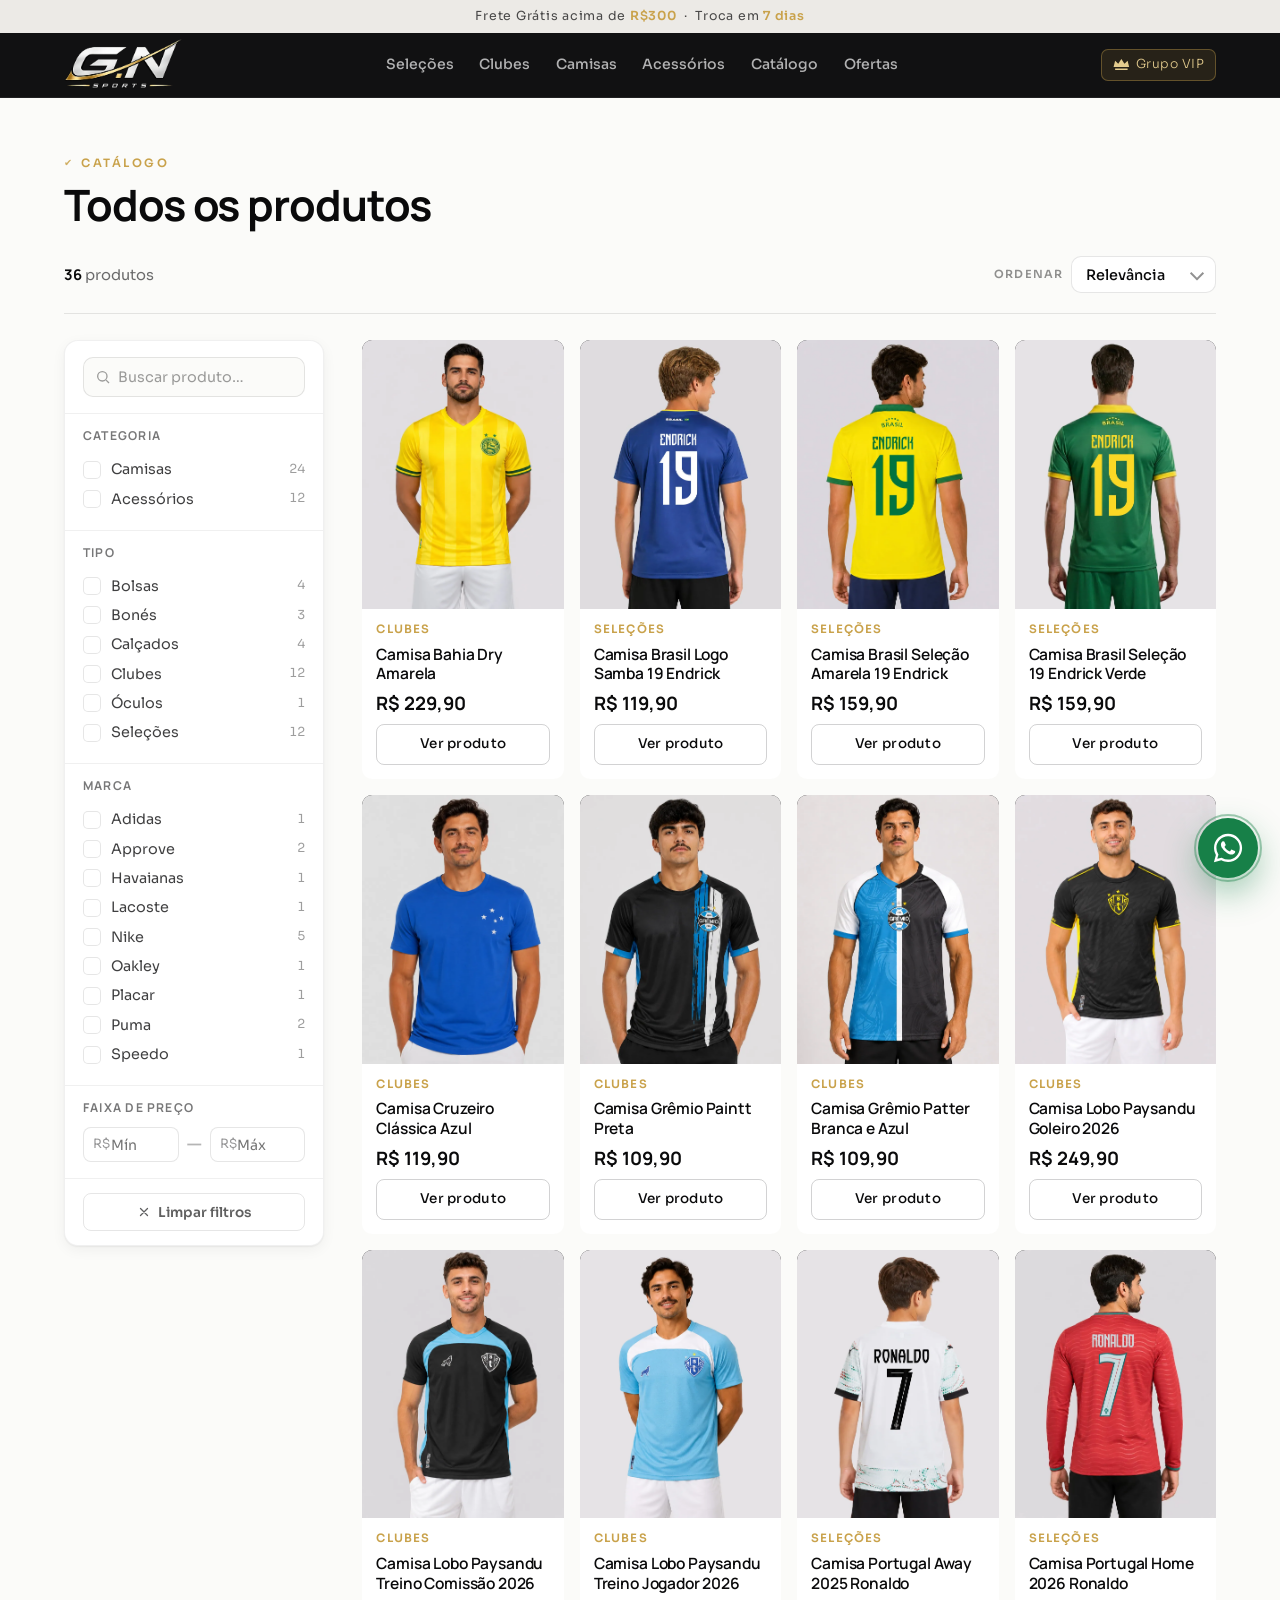
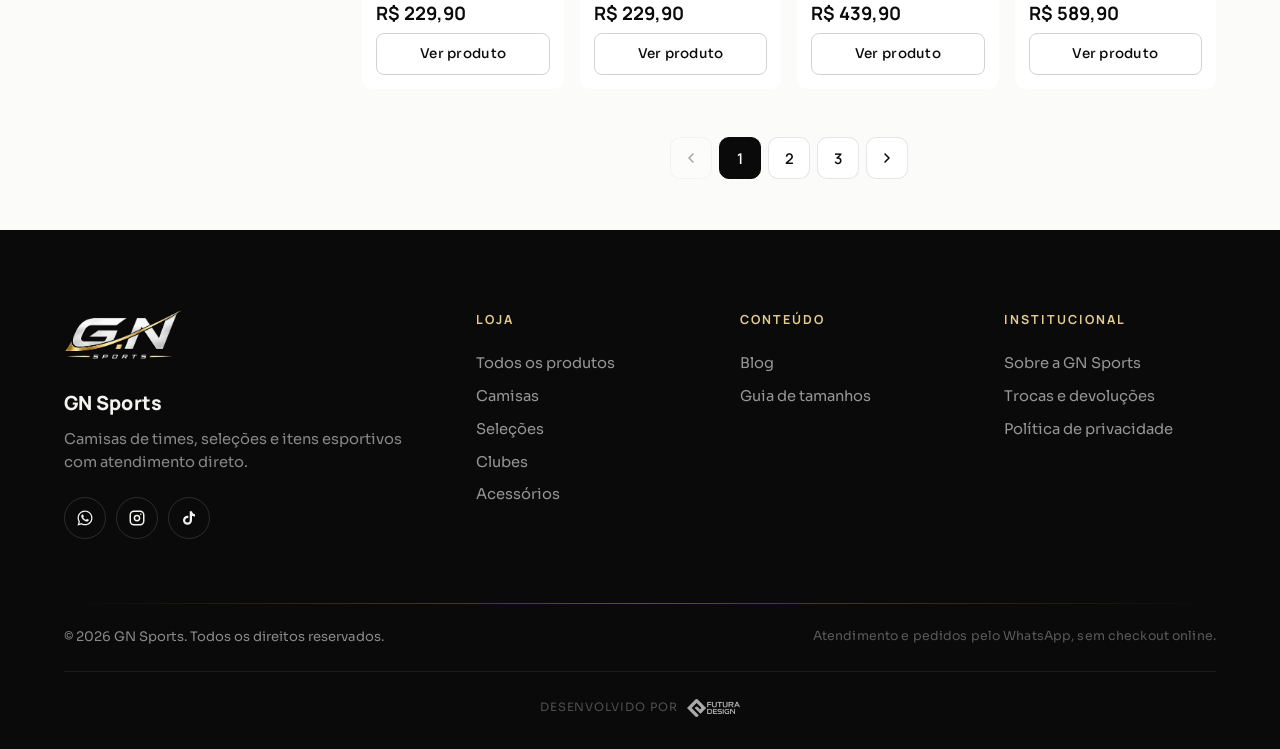
<file: produtos.html>
<!DOCTYPE html>
<html lang="pt-BR">
<head>
<meta charset="UTF-8" />
<meta name="viewport" content="width=device-width, initial-scale=1.0" />
<title>Catálogo — Todos os produtos | GN Sports</title>
<meta name="description" content="Catálogo completo da GN Sports: camisas de clubes e seleções, bonés, bolsas, calçados e óculos. Filtre por categoria, tipo, marca e preço. Compra direta pelo WhatsApp." />
<link rel="preconnect" href="https://fonts.googleapis.com" />
<link rel="preconnect" href="https://fonts.gstatic.com" crossorigin />
<link rel="stylesheet" href="https://fonts.googleapis.com/css2?family=Manrope:wght@400;500;600;700;800&family=Sora:wght@300;400;500;600;700&display=swap" />
<link rel="stylesheet" href="css/styles.css" />
<style>
  /* ===== CATÁLOGO — específico (reusa os tokens do styles.css) ===== */
  .cat-page{padding-block:clamp(28px,4vw,52px)}

  /* cabeçalho de seção */
  .cat-head{margin-bottom:clamp(20px,3vw,28px)}
  .cat-head .eyebrow{margin-bottom:10px;display:inline-flex}
  .cat-head h2{font-size:clamp(1.8rem,4vw,2.7rem);letter-spacing:-.025em}

  /* toolbar */
  .cat-toolbar{
    display:flex;align-items:center;justify-content:space-between;gap:14px 16px;flex-wrap:wrap;
    padding-bottom:clamp(16px,2vw,20px);border-bottom:1px solid var(--line);margin-bottom:clamp(18px,2.4vw,26px);
  }
  .cat-count{font-size:.92rem;color:rgba(10,10,11,.6);white-space:nowrap}
  .cat-count b{font-family:var(--display);font-weight:700;color:var(--ink)}
  .cat-tools{display:flex;align-items:center;gap:10px;flex-wrap:wrap}

  .filters-toggle{
    display:none;align-items:center;gap:.55em;
    font-family:var(--body);font-size:.88rem;font-weight:600;color:var(--ink);
    background:#fff;border:1.5px solid var(--line);border-radius:10px;padding:.6em 1.05em;cursor:pointer;
    transition:border-color .2s;
  }
  .filters-toggle:hover{border-color:rgba(10,10,11,.32)}
  .filters-toggle svg{width:17px;height:17px}
  .filters-toggle .ft-count{
    display:none;min-width:20px;height:20px;padding:0 5px;border-radius:999px;
    background:var(--gold);color:var(--ink);font-size:.7rem;font-weight:800;font-family:var(--display);
    align-items:center;justify-content:center;line-height:1;
  }
  .filters-toggle.has-active{border-color:var(--gold)}
  .filters-toggle.has-active .ft-count{display:inline-flex}

  .field{position:relative;display:inline-flex;align-items:center}
  .field label{
    font-size:.7rem;font-weight:600;letter-spacing:.1em;text-transform:uppercase;
    color:rgba(10,10,11,.45);margin-right:8px;white-space:nowrap;
  }
  .select{
    appearance:none;-webkit-appearance:none;
    font-family:var(--body);font-size:.9rem;font-weight:500;color:var(--ink);
    background:#fff;border:1.5px solid var(--line);border-radius:10px;
    padding:.6em 2.4em .6em 1em;cursor:pointer;transition:border-color .2s;
  }
  .select:hover{border-color:rgba(10,10,11,.3)}
  .field--select::after{
    content:"";position:absolute;right:14px;top:50%;width:8px;height:8px;
    border-right:2px solid rgba(10,10,11,.45);border-bottom:2px solid rgba(10,10,11,.45);
    transform:translateY(-65%) rotate(45deg);pointer-events:none;
  }

  /* chips de filtros ativos */
  .active-chips{display:flex;flex-wrap:wrap;align-items:center;gap:8px;margin-bottom:clamp(16px,2.2vw,24px)}
  .active-chips:empty{display:none}
  .chip{
    display:inline-flex;align-items:center;gap:.5em;padding:.42em .55em .42em .85em;border-radius:999px;
    background:var(--gold-soft);border:1px solid rgba(201,162,75,.4);color:var(--ink);
    font-size:.8rem;font-weight:500;line-height:1;
  }
  .chip button{
    display:inline-flex;align-items:center;justify-content:center;width:17px;height:17px;border-radius:50%;
    background:rgba(10,10,11,.12);color:var(--ink);font-size:.82rem;line-height:1;cursor:pointer;flex:none;
    transition:background .18s,color .18s;
  }
  .chip button:hover{background:var(--ink);color:#fff}
  .chip-clear{
    background:none;border:none;color:rgba(10,10,11,.55);font-family:var(--body);font-size:.8rem;font-weight:600;
    text-decoration:underline;text-underline-offset:3px;cursor:pointer;padding:.42em .4em;
  }
  .chip-clear:hover{color:var(--ink)}

  /* layout sidebar + grid */
  .cat-layout{display:grid;grid-template-columns:260px 1fr;gap:clamp(24px,3vw,40px);align-items:start}

  /* sidebar de filtros */
  .filters{
    position:sticky;top:84px;
    background:#fff;border:1px solid var(--line-soft);border-radius:var(--r-sm);
    box-shadow:var(--shadow-sm);overflow:hidden;
  }
  .filters-head{display:none}
  .f-search{padding:16px 18px;border-bottom:1px solid var(--line-soft)}
  .f-search .sw{position:relative;display:flex;align-items:center}
  .f-search svg{position:absolute;left:12px;width:16px;height:16px;color:rgba(10,10,11,.4);pointer-events:none}
  .f-search input{
    width:100%;font-family:var(--body);font-size:.9rem;color:var(--ink);
    background:var(--cream-2);border:1.5px solid var(--line);border-radius:10px;
    padding:.7em .9em .7em 2.35em;transition:border-color .2s,background .2s;
  }
  .f-search input:hover{border-color:rgba(10,10,11,.3)}
  .f-search input:focus-visible{border-color:var(--emerald-2);outline:none;background:#fff}
  .f-search input::placeholder{color:rgba(10,10,11,.4)}

  .fgroup{border-bottom:1px solid var(--line-soft);padding:16px 18px}
  .fgroup h3{
    font-family:var(--display);font-size:.76rem;font-weight:700;letter-spacing:.1em;
    text-transform:uppercase;color:rgba(10,10,11,.55);margin-bottom:12px;
  }
  .fopt{
    display:flex;align-items:center;gap:10px;cursor:pointer;
    padding:5px 0;font-size:.9rem;color:rgba(10,10,11,.78);
    transition:color .18s;user-select:none;
  }
  .fopt:hover{color:var(--ink)}
  .fopt input{position:absolute;opacity:0;width:0;height:0}
  .fopt .box{
    flex:0 0 auto;width:18px;height:18px;border-radius:5px;
    border:1.5px solid var(--line);display:grid;place-items:center;background:#fff;
    transition:background .18s,border-color .18s;
  }
  .fopt .box svg{width:11px;height:11px;color:var(--ink);opacity:0;transform:scale(.5);transition:opacity .16s,transform .16s}
  .fopt .box--radio{border-radius:50%}
  .fopt input:checked + .box{background:var(--gold);border-color:var(--gold)}
  .fopt input:checked + .box svg{opacity:1;transform:scale(1)}
  .fopt input:focus-visible + .box{outline:2px solid var(--emerald-2);outline-offset:2px}
  .fopt .lbl{flex:1;min-width:0;line-height:1.3}
  .fopt .cnt{font-size:.78rem;color:rgba(10,10,11,.4);font-variant-numeric:tabular-nums}
  .fopt.is-empty{opacity:.42;cursor:default}
  .fopt.is-empty input{pointer-events:none}

  /* faixa de preço */
  .price-fields{display:flex;align-items:center;gap:8px}
  .price-fields .pf{flex:1;position:relative;min-width:0}
  .price-fields .pf .cur{position:absolute;left:10px;top:50%;transform:translateY(-50%);font-size:.8rem;color:rgba(10,10,11,.42);pointer-events:none}
  .price-fields input{
    width:100%;min-width:0;font-family:var(--body);font-size:.88rem;color:var(--ink);
    background:#fff;border:1.5px solid var(--line);border-radius:8px;padding:.55em .6em .55em 1.9em;
  }
  .price-fields input:focus-visible{border-color:var(--emerald-2);outline:none}
  .price-fields .dash{color:rgba(10,10,11,.3);font-weight:600}

  .filters-actions{padding:14px 18px}
  .btn-clear{
    width:100%;display:inline-flex;align-items:center;justify-content:center;gap:.5em;
    font-family:var(--body);font-size:.85rem;font-weight:600;color:rgba(10,10,11,.65);
    background:transparent;border:1.5px solid var(--line);border-radius:8px;padding:.7em 1em;cursor:pointer;
    transition:border-color .2s,color .2s,background .2s;
  }
  .btn-clear:hover{border-color:rgba(10,10,11,.32);color:var(--ink);background:var(--cream-2)}
  .btn-clear svg{width:14px;height:14px}

  /* botão "Ver resultados" no drawer mobile */
  .filters-apply{display:none}

  /* grid de produtos */
  #grid{display:grid;grid-template-columns:repeat(3,1fr);gap:16px}
  @media(min-width:1280px){#grid{grid-template-columns:repeat(4,1fr)}}
  /* o card inteiro é link; tira sublinhado, mantém o visual da home */
  #grid .card{text-decoration:none;color:inherit;cursor:pointer;border:none}
  #grid .card-cat{font-size:.72rem;font-weight:600;letter-spacing:.1em;text-transform:uppercase;color:var(--gold)}
  /* "Ver produto": herda o botão .btn-ver da home (styles.css) */

  /* estado vazio */
  .cat-empty{
    grid-column:1/-1;text-align:center;padding:clamp(40px,8vw,80px) 20px;
    border:1px dashed var(--line);border-radius:var(--r-sm);background:#fff;
  }
  .cat-empty .ce-ico{
    width:62px;height:62px;margin:0 auto 16px;border-radius:50%;
    display:grid;place-items:center;background:var(--cream-3);color:rgba(10,10,11,.4);
  }
  .cat-empty .ce-ico svg{width:28px;height:28px}
  .cat-empty h3{font-size:1.25rem;margin-bottom:8px}
  .cat-empty p{color:rgba(10,10,11,.55);font-size:.95rem;margin-bottom:22px}
  .cat-empty .btn-clear{display:inline-flex;width:auto;padding:.7em 1.8em}

  /* paginação */
  .pager{
    display:flex;align-items:center;justify-content:center;gap:7px;flex-wrap:wrap;
    margin-top:clamp(32px,4vw,48px);
  }
  .pager:empty{display:none}
  .pager button{
    min-width:42px;height:42px;padding:0 12px;border-radius:10px;
    border:1.5px solid var(--line);background:#fff;color:var(--ink);
    font-family:var(--display);font-size:.92rem;font-weight:600;
    display:inline-flex;align-items:center;justify-content:center;cursor:pointer;
    transition:background .2s,border-color .2s,color .2s,transform .2s;
  }
  .pager button:hover:not(:disabled):not(.is-active){border-color:var(--ink);transform:translateY(-1px)}
  .pager button.is-active{background:var(--ink);border-color:var(--ink);color:#fff;cursor:default}
  .pager button:disabled{opacity:.35;cursor:not-allowed}
  .pager button svg{width:16px;height:16px}
  .pager .pager-gap{min-width:auto;border:none;background:none;color:rgba(10,10,11,.4);pointer-events:none}

  /* overlay do drawer (id próprio, não colide com o #overlay do menu) */
  .filters-overlay{position:fixed;inset:0;background:rgba(10,10,11,.45);z-index:74;opacity:0;visibility:hidden;transition:.3s}
  .filters-overlay.show{opacity:1;visibility:visible}

  /* ===== responsivo ===== */
  @media(max-width:1024px){
    .cat-layout{grid-template-columns:230px 1fr;gap:24px}
    #grid{grid-template-columns:repeat(2,1fr)}
  }
  @media(max-width:860px){
    .filters-toggle{display:inline-flex}
    .cat-layout{grid-template-columns:1fr}
    .filters{
      position:fixed;top:0;right:0;bottom:0;left:auto;
      width:min(88vw,340px);z-index:80;border-radius:0;border:none;
      box-shadow:-20px 0 70px rgba(0,0,0,.32);
      transform:translateX(100%);transition:transform .42s cubic-bezier(.2,.8,.2,1);
      display:flex;flex-direction:column;overflow-y:auto;
    }
    .filters.open{transform:translateX(0)}
    .filters-head{
      display:flex;align-items:center;justify-content:space-between;
      padding:18px 20px;border-bottom:1px solid var(--line-soft);
      position:sticky;top:0;background:#fff;z-index:2;
    }
    .filters-head h3{font-family:var(--display);font-size:1.1rem;font-weight:700}
    .filters-close{
      width:36px;height:36px;border-radius:9px;border:1px solid var(--line);
      color:rgba(10,10,11,.55);font-size:1.2rem;display:grid;place-items:center;cursor:pointer;
      transition:background .2s,color .2s;
    }
    .filters-close:hover{background:rgba(10,10,11,.05);color:var(--ink)}
    .filters-apply{
      display:flex;position:sticky;bottom:0;background:#fff;border-top:1px solid var(--line-soft);
      margin-top:auto;padding:14px 18px;
    }
    .filters-apply .btn{width:100%;justify-content:center;border-radius:10px;padding:.85em 1em;font-size:.92rem}
    #grid{grid-template-columns:repeat(2,1fr)}
  }
  @media(max-width:560px){
    #grid{grid-template-columns:1fr 1fr;gap:12px}
    .cat-toolbar{gap:12px}
    .cat-tools{width:100%;justify-content:space-between}
    .field label{display:none}
  }
  @media(max-width:400px){
    #grid{gap:10px}
  }
</style>
</head>
<body>

<!-- TOP BAR -->
<div class="topbar">Frete Grátis acima de <strong>R$300</strong> &nbsp;·&nbsp; Troca em <strong>7 dias</strong></div>

<!-- HEADER -->
<header class="site" id="header">
  <div class="wrap nav">
    <a href="index.html#topo" class="brand" aria-label="GN Sports - página inicial">
      <img src="assets/brand/logo.webp" alt="GN Sports" class="brand-logo">
    </a>
    <nav class="menu" aria-label="Categorias">
      <a href="produtos.html?tipo=selecoes">Seleções</a>
      <a href="produtos.html?tipo=clubes">Clubes</a>
      <a href="produtos.html?cat=camisas">Camisas</a>
      <a href="produtos.html?cat=acessorios">Acessórios</a>
      <a href="produtos.html">Catálogo</a>
      <a href="index.html#oferta">Ofertas</a>
    </nav>
    <div class="nav-cta">
      <a class="btn btn-vip" href="https://wa.me/5500000000000?text=Ol%C3%A1%20GN%20Sports!%20Quero%20comprar%20uma%20camisa.%20Pode%20me%20ajudar%3F" target="_blank" rel="noopener">
        <svg viewBox="0 0 24 24" fill="currentColor" aria-hidden="true"><path d="M20 6l-4 4-4-6-4 6-4-4-2 8h20L20 6zm0 10H4v2h16v-2z"/></svg>
        <span class="cta-label">Grupo VIP</span>
      </a>
      <button class="hamburger" id="hamburger" aria-label="Abrir menu" aria-expanded="false" aria-controls="mobileMenu">
        <span></span><span></span><span></span>
      </button>
    </div>
  </div>
</header>

<!-- MOBILE MENU -->
<div class="overlay" id="overlay"></div>
<aside class="mobile-menu" id="mobileMenu" aria-label="Menu de navegação">
  <div class="mm-top">
    <a href="index.html#topo" class="brand" aria-label="GN Sports">
      <img src="assets/brand/logo.webp" alt="GN Sports" style="height:28px;width:auto;display:block">
    </a>
    <button class="mm-close" id="mmClose" aria-label="Fechar menu">×</button>
  </div>
  <div class="mm-section">Categorias</div>
  <a class="mm-link" href="produtos.html?tipo=selecoes">Seleções</a>
  <a class="mm-link" href="produtos.html?tipo=clubes">Clubes</a>
  <a class="mm-link" href="produtos.html?cat=camisas">Camisas</a>
  <a class="mm-link" href="produtos.html?cat=acessorios">Acessórios</a>
  <a class="mm-link" href="produtos.html">Catálogo completo</a>
  <a class="mm-link" href="index.html#oferta">Ofertas</a>
  <div class="mm-footer">
    <a class="btn btn-wa" href="https://wa.me/5500000000000?text=Ol%C3%A1%20GN%20Sports!%20Quero%20comprar%20uma%20camisa." target="_blank" rel="noopener">
      <svg viewBox="0 0 24 24" fill="currentColor" aria-hidden="true" style="width:1.15em;height:1.15em"><path d="M12.04 2C6.58 2 2.13 6.45 2.13 11.91c0 1.75.46 3.45 1.32 4.95L2 22l5.25-1.38a9.9 9.9 0 0 0 4.79 1.22h.01c5.46 0 9.91-4.45 9.91-9.91 0-2.65-1.03-5.14-2.9-7.01A9.82 9.82 0 0 0 12.04 2z"/></svg>
      Comprar pelo WhatsApp
    </a>
  </div>
</aside>

<main id="topo">

<section class="cat-page">
  <div class="wrap">

    <!-- CABEÇALHO -->
    <div class="cat-head">
      <span class="eyebrow">Catálogo</span>
      <h2 id="cat-title">Todos os produtos</h2>
    </div>

    <!-- TOOLBAR -->
    <div class="cat-toolbar">
      <p class="cat-count"><b id="count">0</b> <span id="count-word">produtos</span></p>
      <div class="cat-tools">
        <button type="button" class="filters-toggle" id="filtersToggle" aria-controls="filters" aria-expanded="false">
          <svg viewBox="0 0 24 24" fill="none" stroke="currentColor" stroke-width="2" stroke-linecap="round" aria-hidden="true"><path d="M3 6h18M6 12h12M10 18h4"/></svg>
          Filtros <span class="ft-count" id="ftCount">0</span>
        </button>
        <div class="field field--select">
          <label for="sort">Ordenar</label>
          <select class="select" id="sort" aria-label="Ordenar produtos">
            <option value="relevancia">Relevância</option>
            <option value="menor">Menor preço</option>
            <option value="maior">Maior preço</option>
            <option value="az">Nome A–Z</option>
          </select>
        </div>
      </div>
    </div>

    <!-- chips de filtros ativos -->
    <div class="active-chips" id="activeChips" aria-live="polite"></div>

    <!-- LAYOUT: sidebar + grid -->
    <div class="cat-layout">

      <!-- SIDEBAR / DRAWER DE FILTROS -->
      <aside class="filters" id="filters" aria-label="Filtros de produtos">
        <div class="filters-head">
          <h3>Filtros</h3>
          <button type="button" class="filters-close" id="filtersClose" aria-label="Fechar filtros">×</button>
        </div>

        <div class="f-search">
          <div class="sw">
            <svg viewBox="0 0 24 24" fill="none" stroke="currentColor" stroke-width="2" aria-hidden="true"><circle cx="11" cy="11" r="7"/><path d="M21 21l-4.3-4.3"/></svg>
            <input type="search" id="q" placeholder="Buscar produto…" aria-label="Buscar por nome" autocomplete="off">
          </div>
        </div>

        <div class="fgroup" id="g-cat">
          <h3>Categoria</h3>
        </div>

        <div class="fgroup" id="g-tipo">
          <h3>Tipo</h3>
        </div>

        <div class="fgroup" id="g-marca">
          <h3>Marca</h3>
        </div>

        <div class="fgroup">
          <h3>Faixa de preço</h3>
          <div class="price-fields">
            <span class="pf"><span class="cur">R$</span><input type="number" id="pmin" inputmode="numeric" min="0" placeholder="Mín" aria-label="Preço mínimo"></span>
            <span class="dash">—</span>
            <span class="pf"><span class="cur">R$</span><input type="number" id="pmax" inputmode="numeric" min="0" placeholder="Máx" aria-label="Preço máximo"></span>
          </div>
        </div>

        <div class="filters-actions">
          <button type="button" class="btn-clear" id="clearAll">
            <svg viewBox="0 0 24 24" fill="none" stroke="currentColor" stroke-width="2.2" stroke-linecap="round" aria-hidden="true"><path d="M6 6l12 12M18 6L6 18"/></svg>
            Limpar filtros
          </button>
        </div>

        <div class="filters-apply">
          <button type="button" class="btn btn-ink" id="applyClose">Ver resultados</button>
        </div>
      </aside>

      <!-- GRID -->
      <div class="cat-results">
        <div id="grid" aria-live="polite"></div>
        <nav class="pager" id="pager" aria-label="Paginação"></nav>
      </div>

    </div>
  </div>
</section>

</main>

<!-- overlay do drawer (mobile) -->
<div class="filters-overlay" id="filtersOverlay"></div>

<!-- FOOTER -->
<footer class="site">
  <div class="wrap">
    <div class="foot-main">

      <div class="foot-brand">
        <a class="foot-logo" href="index.html#topo" aria-label="GN Sports — voltar ao topo">
          <img src="assets/brand/logo.webp" alt="GN Sports" />
        </a>
        <strong class="foot-name">GN Sports</strong>
        <p class="foot-desc">Camisas de times, seleções e itens esportivos com atendimento direto.</p>
        <div class="foot-social">
          <a href="https://wa.me/5500000000000" target="_blank" rel="noopener" aria-label="Falar com a GN Sports no WhatsApp">
            <svg viewBox="0 0 24 24" fill="currentColor" aria-hidden="true"><path d="M19.05 4.91A9.816 9.816 0 0 0 12.04 2c-5.46 0-9.91 4.45-9.91 9.91 0 1.75.46 3.45 1.32 4.95L2.05 22l5.25-1.38c1.45.79 3.08 1.21 4.74 1.21h.004c5.46 0 9.91-4.45 9.91-9.91 0-2.65-1.03-5.14-2.9-7.01zm-7.01 15.24h-.004a8.2 8.2 0 0 1-4.19-1.15l-.3-.18-3.12.82.83-3.04-.2-.31a8.18 8.18 0 0 1-1.26-4.38c0-4.54 3.7-8.24 8.25-8.24 2.2 0 4.27.86 5.82 2.42a8.18 8.18 0 0 1 2.41 5.83c0 4.54-3.7 8.23-8.24 8.23zm4.52-6.16c-.25-.12-1.47-.72-1.69-.81-.23-.08-.39-.12-.56.12-.17.25-.64.81-.78.97-.14.17-.29.19-.54.06-.25-.12-1.05-.39-1.99-1.23-.74-.66-1.23-1.47-1.38-1.72-.14-.25-.01-.38.11-.51.11-.11.25-.29.37-.43.12-.14.17-.25.25-.41.08-.17.04-.31-.02-.43-.06-.12-.56-1.34-.76-1.84-.2-.48-.41-.42-.56-.43-.14-.01-.31-.01-.48-.01-.17 0-.43.06-.66.31-.23.25-.86.85-.86 2.07 0 1.22.89 2.4 1.01 2.56.12.17 1.75 2.67 4.23 3.74.59.26 1.05.41 1.41.52.59.19 1.13.16 1.56.1.48-.07 1.47-.6 1.67-1.18.21-.58.21-1.07.14-1.18-.06-.11-.22-.17-.47-.29z"/></svg>
          </a>
          <a href="index.html#topo" aria-label="Instagram da GN Sports">
            <svg viewBox="0 0 24 24" fill="none" stroke="currentColor" stroke-width="2" aria-hidden="true"><rect x="3" y="3" width="18" height="18" rx="5"/><circle cx="12" cy="12" r="3.5"/><circle cx="17" cy="7" r="1" fill="currentColor" stroke="none"/></svg>
          </a>
          <a href="index.html#topo" aria-label="TikTok da GN Sports">
            <svg viewBox="0 0 24 24" fill="currentColor" aria-hidden="true"><path d="M16 3c.3 2.2 1.7 3.8 4 4v3c-1.5 0-2.9-.4-4-1.1V15a6 6 0 1 1-6-6c.3 0 .7 0 1 .1v3.1A3 3 0 1 0 13 15V3h3z"/></svg>
          </a>
        </div>
      </div>

      <nav class="foot-col" aria-label="Loja">
        <h4>Loja</h4>
        <a href="produtos.html">Todos os produtos</a>
        <a href="produtos.html?cat=camisas">Camisas</a>
        <a href="produtos.html?tipo=selecoes">Seleções</a>
        <a href="produtos.html?tipo=clubes">Clubes</a>
        <a href="produtos.html?cat=acessorios">Acessórios</a>
      </nav>

      <nav class="foot-col" aria-label="Conteúdo">
        <h4>Conteúdo</h4>
        <a href="index.html#topo">Blog</a>
        <a href="produtos.html">Guia de tamanhos</a>
      </nav>

      <nav class="foot-col" aria-label="Institucional">
        <h4>Institucional</h4>
        <a href="index.html#topo">Sobre a GN Sports</a>
        <a href="index.html#topo">Trocas e devoluções</a>
        <a href="index.html#topo">Política de privacidade</a>
      </nav>

    </div>

    <div class="foot-bottom">
      <p class="foot-copy">© 2026 GN Sports. Todos os direitos reservados.</p>
      <p class="foot-note">Atendimento e pedidos pelo WhatsApp, sem checkout online.</p>
    </div>

    <div class="foot-dev">
      <a href="https://agenciafuturadesign.com" target="_blank" rel="noopener" aria-label="Desenvolvido por Futura Design">
        <span>Desenvolvido por</span>
        <img src="assets/brand/logo-futura.webp" alt="Futura Design" />
      </a>
    </div>

  </div>
</footer>

<!-- FAB -->
<a class="fab" href="https://wa.me/5500000000000?text=Ol%C3%A1%20GN%20Sports!%20Quero%20comprar%20uma%20camisa." target="_blank" rel="noopener" aria-label="Comprar pelo WhatsApp">
  <svg viewBox="0 0 24 24" fill="currentColor" aria-hidden="true"><path d="M19.05 4.91A9.816 9.816 0 0 0 12.04 2c-5.46 0-9.91 4.45-9.91 9.91 0 1.75.46 3.45 1.32 4.95L2.05 22l5.25-1.38c1.45.79 3.08 1.21 4.74 1.21h.004c5.46 0 9.91-4.45 9.91-9.91 0-2.65-1.03-5.14-2.9-7.01zM12.04 20.15h-.004a8.2 8.2 0 0 1-4.19-1.15l-.3-.18-3.12.82.83-3.04-.2-.31a8.18 8.18 0 0 1-1.26-4.38c0-4.54 3.7-8.24 8.25-8.24 2.2 0 4.27.86 5.82 2.42a8.18 8.18 0 0 1 2.41 5.83c0 4.54-3.7 8.23-8.24 8.23zm4.52-6.16c-.25-.12-1.47-.72-1.69-.81-.23-.08-.39-.12-.56.12-.17.25-.64.81-.78.97-.14.17-.29.19-.54.06-.25-.12-1.05-.39-1.99-1.23-.74-.66-1.23-1.47-1.38-1.72-.14-.25-.01-.38.11-.51.11-.11.25-.29.37-.43.12-.14.17-.25.25-.41.08-.17.04-.31-.02-.43-.06-.12-.56-1.34-.76-1.84-.2-.48-.41-.42-.56-.43-.14-.01-.31-.01-.48-.01-.17 0-.43.06-.66.31-.23.25-.86.85-.86 2.07 0 1.22.89 2.4 1.01 2.56.12.17 1.75 2.67 4.23 3.74.59.26 1.05.41 1.41.52.59.19 1.13.16 1.56.1.48-.07 1.47-.6 1.67-1.18.21-.58.21-1.07.14-1.18-.06-.11-.22-.17-.47-.29z"/></svg>
</a>

<!-- BASE DE DADOS -->
<script src="data/products.js"></script>

<!-- LÓGICA DO CATÁLOGO -->
<script>
(function(){
  'use strict';

  /* ===== Chrome: sticky header shadow + mobile menu (self-contained, null-guarded) ===== */
  var header = document.getElementById('header');
  if(header){
    window.addEventListener('scroll', function(){
      header.classList.toggle('scrolled', window.scrollY > 8);
    }, {passive:true});
  }
  (function(){
    var hb = document.getElementById('hamburger');
    var mm = document.getElementById('mobileMenu');
    var ov = document.getElementById('overlay');
    var mc = document.getElementById('mmClose');
    if(!hb || !mm || !ov || !mc) return;
    function open(){ mm.classList.add('open'); ov.classList.add('show'); hb.classList.add('open'); hb.setAttribute('aria-expanded','true'); }
    function close(){ mm.classList.remove('open'); ov.classList.remove('show'); hb.classList.remove('open'); hb.setAttribute('aria-expanded','false'); }
    hb.addEventListener('click', function(){ mm.classList.contains('open') ? close() : open(); });
    mc.addEventListener('click', close);
    ov.addEventListener('click', close);
    document.addEventListener('keydown', function(e){ if(e.key === 'Escape') close(); });
    var links = mm.querySelectorAll('a');
    for(var i=0;i<links.length;i++){ links[i].addEventListener('click', close); }
  })();

  /* ===== Dados ===== */
  var ALL = (window.PRODUCTS && window.PRODUCTS.slice) ? window.PRODUCTS.slice() : [];
  var PER_PAGE = 12;

  var SUB_LABELS = {
    selecoes:'Seleções', clubes:'Clubes',
    bones:'Bonés', bolsas:'Bolsas', calcados:'Calçados', oculos:'Óculos', outros:'Outros'
  };
  var CAT_LABELS = { camisas:'Camisas', acessorios:'Acessórios' };
  function subLabel(s){ return SUB_LABELS[s] || (s ? s.charAt(0).toUpperCase()+s.slice(1) : s); }
  function catLabel(c){ return CAT_LABELS[c] || (c ? c.charAt(0).toUpperCase()+c.slice(1) : c); }

  /* ===== Helpers ===== */
  function money(v){
    return 'R$ ' + Number(v).toFixed(2).replace('.', ',').replace(/\B(?=(\d{3})+(?!\d))/g, '.');
  }
  function norm(s){
    s = (s == null ? '' : s).toString().toLowerCase();
    if(s.normalize){ s = s.normalize('NFD').replace(/[̀-ͯ]/g, ''); }
    return s;
  }
  function esc(s){
    return String(s == null ? '' : s).replace(/[&<>"']/g, function(c){
      return {'&':'&amp;','<':'&lt;','>':'&gt;','"':'&quot;',"'":'&#39;'}[c];
    });
  }
  function uniqueOrdered(arr){
    var seen = {}, out = [];
    for(var i=0;i<arr.length;i++){ var v = arr[i]; if(v && !seen[v]){ seen[v] = 1; out.push(v); } }
    return out;
  }

  /* ===== Universos de opções (derivados dos dados) ===== */
  var CATS   = uniqueOrdered(ALL.map(function(p){ return p.category; }));
  var BRANDS = uniqueOrdered(ALL.map(function(p){ return p.brand; }))
               .sort(function(a,b){ return a.localeCompare(b,'pt-BR'); });

  /* ===== Estado ===== */
  var state = { cat:[], tipo:[], marca:[], pmin:null, pmax:null, sort:'relevancia', q:'', page:1 };

  function readURL(){
    var p = new URLSearchParams(location.search);
    function list(key){
      var v = p.get(key);
      return v ? v.split(',').map(function(s){ return s.trim(); }).filter(Boolean) : [];
    }
    state.cat   = list('cat').filter(function(c){ return CATS.indexOf(c) >= 0; });
    state.tipo  = list('tipo');
    state.marca = list('marca').filter(function(b){ return BRANDS.indexOf(b) >= 0; });
    var mn = p.get('pmin'), mx = p.get('pmax');
    var fmn = (mn !== null && mn !== '') ? parseFloat(mn) : NaN;
    var fmx = (mx !== null && mx !== '') ? parseFloat(mx) : NaN;
    state.pmin = isNaN(fmn) ? null : fmn;
    state.pmax = isNaN(fmx) ? null : fmx;
    var sort = p.get('sort');
    state.sort = ['relevancia','menor','maior','az'].indexOf(sort) >= 0 ? sort : 'relevancia';
    state.q = p.get('q') || '';
    var pg = parseInt(p.get('page'), 10);
    state.page = (pg && pg > 0) ? pg : 1;
    // poda tipos inválidos para a(s) categoria(s) escolhida(s)
    var uni = tipoUniverse();
    state.tipo = state.tipo.filter(function(t){ return uni.indexOf(t) >= 0; });
  }

  function writeURL(){
    var p = new URLSearchParams();
    if(state.cat.length)   p.set('cat',   state.cat.join(','));
    if(state.tipo.length)  p.set('tipo',  state.tipo.join(','));
    if(state.marca.length) p.set('marca', state.marca.join(','));
    if(state.pmin !== null && !isNaN(state.pmin)) p.set('pmin', String(state.pmin));
    if(state.pmax !== null && !isNaN(state.pmax)) p.set('pmax', String(state.pmax));
    if(state.sort !== 'relevancia') p.set('sort', state.sort);
    if(state.q) p.set('q', state.q);
    if(state.page > 1) p.set('page', String(state.page));
    var qs = p.toString();
    try { history.replaceState(null, '', location.pathname + (qs ? '?' + qs : '')); } catch(e){}
  }

  /* ===== Filtragem ===== */
  // passa por TODOS os filtros, exceto opcionalmente um grupo (para contadores facetados)
  function matches(prod, skip){
    if(skip !== 'cat'   && state.cat.length   && state.cat.indexOf(prod.category) < 0) return false;
    if(skip !== 'tipo'  && state.tipo.length  && state.tipo.indexOf(prod.subcategory) < 0) return false;
    if(skip !== 'marca' && state.marca.length){
      if(!prod.brand || state.marca.indexOf(prod.brand) < 0) return false;
    }
    if(skip !== 'price'){
      if(state.pmin !== null && !isNaN(state.pmin) && Number(prod.price) < state.pmin) return false;
      if(state.pmax !== null && !isNaN(state.pmax) && Number(prod.price) > state.pmax) return false;
    }
    if(skip !== 'q' && state.q){
      if(norm(prod.name).indexOf(norm(state.q)) < 0) return false;
    }
    return true;
  }

  function filtered(){ return ALL.filter(function(p){ return matches(p, null); }); }

  function sorted(list){
    var out = list.slice();
    if(state.sort === 'menor')      out.sort(function(a,b){ return a.price - b.price; });
    else if(state.sort === 'maior') out.sort(function(a,b){ return b.price - a.price; });
    else if(state.sort === 'az')    out.sort(function(a,b){ return a.name.localeCompare(b.name, 'pt-BR'); });
    return out; // relevancia = ordem original
  }

  // tipos disponíveis dependem da(s) categoria(s) selecionada(s)
  function tipoUniverse(){
    var pool = state.cat.length
      ? ALL.filter(function(p){ return state.cat.indexOf(p.category) >= 0; })
      : ALL;
    return uniqueOrdered(pool.map(function(p){ return p.subcategory; }))
            .sort(function(a,b){ return subLabel(a).localeCompare(subLabel(b),'pt-BR'); });
  }

  // conta produtos que teriam essa opção marcada, ignorando o próprio grupo
  function countFor(group, value){
    return ALL.filter(function(p){
      if(!matches(p, group)) return false;
      if(group === 'cat')   return p.category === value;
      if(group === 'tipo')  return p.subcategory === value;
      if(group === 'marca') return p.brand === value;
      return true;
    }).length;
  }

  var CHECK_SVG = '<svg viewBox="0 0 24 24" fill="none" stroke="currentColor" stroke-width="3.2" stroke-linecap="round" stroke-linejoin="round" aria-hidden="true"><polyline points="20 6 9 17 4 12"/></svg>';

  function optionRow(group, value, label, checked, count, type){
    var lab = document.createElement('label');
    lab.className = 'fopt' + ((count === 0 && !checked) ? ' is-empty' : '');
    var inp = document.createElement('input');
    inp.type = (type === 'radio') ? 'radio' : 'checkbox';
    inp.value = value;
    inp.checked = checked;
    inp.setAttribute('data-group', group);
    var box = document.createElement('span');
    box.className = 'box' + (type === 'radio' ? ' box--radio' : '');
    box.innerHTML = CHECK_SVG;
    var txt = document.createElement('span');
    txt.className = 'lbl';
    txt.textContent = label;
    var cnt = document.createElement('span');
    cnt.className = 'cnt';
    cnt.textContent = count;
    lab.appendChild(inp); lab.appendChild(box); lab.appendChild(txt); lab.appendChild(cnt);
    inp.addEventListener('change', function(){ onFilterChange(group, value, inp.checked); });
    return lab;
  }

  function clearGroup(id){
    var g = document.getElementById(id);
    if(!g) return g;
    var opts = g.querySelectorAll('.fopt');
    for(var i=0;i<opts.length;i++){ opts[i].parentNode.removeChild(opts[i]); }
    return g;
  }

  function renderFilters(){
    // Categoria (checkbox)
    var gc = clearGroup('g-cat');
    if(gc){
      CATS.forEach(function(c){
        gc.appendChild(optionRow('cat', c, catLabel(c), state.cat.indexOf(c) >= 0, countFor('cat', c)));
      });
    }

    // Tipo (checkbox) — derivado e dependente da categoria
    var gt = clearGroup('g-tipo');
    if(gt){
      var tipos = tipoUniverse();
      if(!tipos.length){
        var none = document.createElement('p');
        none.className = 'fopt is-empty';
        none.textContent = '—';
        gt.appendChild(none);
      } else {
        tipos.forEach(function(t){
          gt.appendChild(optionRow('tipo', t, subLabel(t), state.tipo.indexOf(t) >= 0, countFor('tipo', t)));
        });
      }
    }

    // Marca (checkbox)
    var gm = clearGroup('g-marca');
    if(gm){
      BRANDS.forEach(function(b){
        gm.appendChild(optionRow('marca', b, b, state.marca.indexOf(b) >= 0, countFor('marca', b)));
      });
    }

    // Preço — só escreve se o campo não estiver em foco (não atrapalha digitação)
    var pmin = document.getElementById('pmin');
    var pmax = document.getElementById('pmax');
    if(pmin && document.activeElement !== pmin) pmin.value = (state.pmin !== null && !isNaN(state.pmin)) ? state.pmin : '';
    if(pmax && document.activeElement !== pmax) pmax.value = (state.pmax !== null && !isNaN(state.pmax)) ? state.pmax : '';
  }

  /* ===== Interações dos filtros ===== */
  function toggleInList(arr, value, on){
    var i = arr.indexOf(value);
    if(on && i < 0) arr.push(value);
    if(!on && i >= 0) arr.splice(i, 1);
  }

  function onFilterChange(group, value, on){
    if(group === 'cat'){
      toggleInList(state.cat, value, on);
      var uni = tipoUniverse();
      state.tipo = state.tipo.filter(function(t){ return uni.indexOf(t) >= 0; });
    } else if(group === 'tipo'){
      toggleInList(state.tipo, value, on);
    } else if(group === 'marca'){
      toggleInList(state.marca, value, on);
    }
    state.page = 1;
    apply(true);
  }

  /* ===== Chips de filtros ativos ===== */
  function renderChips(){
    var host = document.getElementById('activeChips');
    if(!host) return;
    var chips = [];
    state.cat.forEach(function(c){ chips.push({k:'cat', v:c, lbl:catLabel(c)}); });
    state.tipo.forEach(function(t){ chips.push({k:'tipo', v:t, lbl:subLabel(t)}); });
    state.marca.forEach(function(m){ chips.push({k:'marca', v:m, lbl:m}); });
    if(state.pmin !== null && !isNaN(state.pmin)) chips.push({k:'pmin', v:'', lbl:'A partir de ' + money(state.pmin)});
    if(state.pmax !== null && !isNaN(state.pmax)) chips.push({k:'pmax', v:'', lbl:'Até ' + money(state.pmax)});
    if(state.q) chips.push({k:'q', v:'', lbl:'“' + state.q + '”'});

    if(!chips.length){ host.innerHTML = ''; return; }

    host.innerHTML = chips.map(function(c){
      return '<span class="chip">' + esc(c.lbl) +
        '<button type="button" aria-label="Remover filtro" data-k="' + esc(c.k) + '" data-v="' + esc(c.v) + '">×</button></span>';
    }).join('') + '<button type="button" class="chip-clear" id="chipClear">Limpar tudo</button>';

    var btns = host.querySelectorAll('.chip button[data-k]');
    for(var i=0;i<btns.length;i++){
      btns[i].addEventListener('click', function(){
        removeFilter(this.getAttribute('data-k'), this.getAttribute('data-v'));
      });
    }
    var cc = document.getElementById('chipClear');
    if(cc) cc.addEventListener('click', clearAll);
  }

  function removeFilter(k, v){
    if(k === 'cat'){
      toggleInList(state.cat, v, false);
      var uni = tipoUniverse();
      state.tipo = state.tipo.filter(function(t){ return uni.indexOf(t) >= 0; });
    } else if(k === 'tipo'){ toggleInList(state.tipo, v, false); }
    else if(k === 'marca'){ toggleInList(state.marca, v, false); }
    else if(k === 'pmin'){ state.pmin = null; }
    else if(k === 'pmax'){ state.pmax = null; }
    else if(k === 'q'){ state.q = ''; var qEl = document.getElementById('q'); if(qEl) qEl.value = ''; }
    state.page = 1;
    apply(true);
  }

  /* ===== Render do grid ===== */
  function cardEl(p){
    var a = document.createElement('a');
    a.className = 'card';
    a.href = 'produto.html?id=' + encodeURIComponent(p.id);

    var img0 = (p.images && p.images[0]) ? p.images[0] : '';
    var img1 = (p.images && p.images[1]) ? p.images[1] : img0;

    var media = document.createElement('div');
    media.className = 'card-media';

    if(p.badge){
      var bd = document.createElement('span');
      bd.className = (/off|%|-|desconto/i.test(String(p.badge))) ? 'badge-off' : 'badge-new';
      bd.textContent = p.badge;
      media.appendChild(bd);
    } else if(p.oldPrice && p.oldPrice > p.price){
      var off = Math.round((1 - p.price / p.oldPrice) * 100);
      var bo = document.createElement('span');
      bo.className = 'badge-off';
      bo.textContent = '-' + off + '%';
      media.appendChild(bo);
    }

    var im = document.createElement('img');
    im.className = 'card-img-main';
    im.src = img0; im.alt = p.name; im.loading = 'lazy';
    var ih = document.createElement('img');
    ih.className = 'card-img-hover';
    ih.src = img1; ih.alt = ''; ih.loading = 'lazy'; ih.setAttribute('aria-hidden','true');
    media.appendChild(im); media.appendChild(ih);

    var body = document.createElement('div');
    body.className = 'card-body';

    var cat = document.createElement('span');
    cat.className = 'card-cat';
    cat.textContent = subLabel(p.subcategory) || '';

    var h3 = document.createElement('h3');
    h3.textContent = p.name;

    var prow = document.createElement('div');
    prow.className = 'price-row';
    var now = document.createElement('span');
    now.className = 'price-now';
    now.textContent = money(p.price);
    prow.appendChild(now);
    if(p.oldPrice && p.oldPrice > p.price){
      var old = document.createElement('span');
      old.className = 'price-old';
      old.textContent = money(p.oldPrice);
      prow.appendChild(old);
    }

    var ver = document.createElement('span');
    ver.className = 'btn-ver';
    ver.textContent = 'Ver produto';

    body.appendChild(cat); body.appendChild(h3); body.appendChild(prow); body.appendChild(ver);
    a.appendChild(media); a.appendChild(body);
    return a;
  }

  function renderGrid(list){
    var grid = document.getElementById('grid');
    if(!grid) return;
    grid.innerHTML = '';

    if(!list.length){
      var empty = document.createElement('div');
      empty.className = 'cat-empty';
      empty.innerHTML =
        '<div class="ce-ico"><svg viewBox="0 0 24 24" fill="none" stroke="currentColor" stroke-width="1.7" stroke-linecap="round" stroke-linejoin="round"><circle cx="11" cy="11" r="7"/><path d="M21 21l-4.3-4.3"/></svg></div>' +
        '<h3>Nenhum produto encontrado</h3>' +
        '<p>Tente ajustar ou remover alguns filtros.</p>';
      var btn = document.createElement('button');
      btn.type = 'button';
      btn.className = 'btn-clear';
      btn.innerHTML = '<svg viewBox="0 0 24 24" fill="none" stroke="currentColor" stroke-width="2.2" stroke-linecap="round" aria-hidden="true"><path d="M6 6l12 12M18 6L6 18"/></svg> Limpar filtros';
      btn.addEventListener('click', clearAll);
      empty.appendChild(btn);
      grid.appendChild(empty);
      var pg0 = document.getElementById('pager');
      if(pg0) pg0.innerHTML = '';
      return;
    }

    var totalPages = Math.max(1, Math.ceil(list.length / PER_PAGE));
    if(state.page > totalPages) state.page = totalPages;
    if(state.page < 1) state.page = 1;
    var start = (state.page - 1) * PER_PAGE;
    var pageItems = list.slice(start, start + PER_PAGE);

    var frag = document.createDocumentFragment();
    pageItems.forEach(function(p){ frag.appendChild(cardEl(p)); });
    grid.appendChild(frag);

    renderPager(totalPages);
  }

  /* ===== Paginação ===== */
  function pagerBtn(label, page, opts){
    opts = opts || {};
    var b = document.createElement('button');
    b.type = 'button';
    if(opts.html) b.innerHTML = label; else b.textContent = label;
    if(opts.active){ b.className = 'is-active'; b.setAttribute('aria-current','page'); }
    if(opts.disabled) b.disabled = true;
    if(opts.label) b.setAttribute('aria-label', opts.label);
    if(!opts.disabled && !opts.active){
      b.addEventListener('click', function(){ goToPage(page); });
    }
    return b;
  }

  function renderPager(totalPages){
    var pager = document.getElementById('pager');
    if(!pager) return;
    pager.innerHTML = '';
    if(totalPages <= 1) return;
    var cur = state.page;

    pager.appendChild(pagerBtn(
      '<svg viewBox="0 0 24 24" fill="none" stroke="currentColor" stroke-width="2.4" stroke-linecap="round" stroke-linejoin="round"><polyline points="15 18 9 12 15 6"/></svg>',
      cur - 1, {html:true, disabled: cur <= 1, label:'Página anterior'}
    ));

    var pages = [], win = 1;
    for(var i = 1; i <= totalPages; i++){
      if(i === 1 || i === totalPages || (i >= cur - win && i <= cur + win)) pages.push(i);
    }
    var prev = 0;
    pages.forEach(function(pg){
      if(pg - prev > 1){
        var gap = document.createElement('span');
        gap.className = 'pager-gap';
        gap.textContent = '…';
        pager.appendChild(gap);
      }
      pager.appendChild(pagerBtn(String(pg), pg, {active: pg === cur, label:'Página ' + pg}));
      prev = pg;
    });

    pager.appendChild(pagerBtn(
      '<svg viewBox="0 0 24 24" fill="none" stroke="currentColor" stroke-width="2.4" stroke-linecap="round" stroke-linejoin="round"><polyline points="9 18 15 12 9 6"/></svg>',
      cur + 1, {html:true, disabled: cur >= totalPages, label:'Próxima página'}
    ));
  }

  function goToPage(pg){
    state.page = pg;
    apply(false);
    var top = document.querySelector('.cat-toolbar');
    if(top) window.scrollTo({ top: top.getBoundingClientRect().top + window.pageYOffset - 80, behavior:'smooth' });
  }

  /* ===== Título + contagem + badge de filtros ===== */
  function activeFilterCount(){
    var n = state.cat.length + state.tipo.length + state.marca.length;
    if(state.pmin !== null && !isNaN(state.pmin)) n++;
    if(state.pmax !== null && !isNaN(state.pmax)) n++;
    if(state.q) n++;
    return n;
  }

  function updateTitle(){
    var t = 'Todos os produtos';
    if(state.tipo.length === 1) t = subLabel(state.tipo[0]);
    else if(state.cat.length === 1 && !state.tipo.length) t = catLabel(state.cat[0]);
    var el = document.getElementById('cat-title');
    if(el) el.textContent = t;
    document.title = t + ' — Catálogo | GN Sports';
  }

  /* ===== Apply ===== */
  function apply(rebuildFilters){
    var list = sorted(filtered());

    var cnt = document.getElementById('count');
    if(cnt) cnt.textContent = list.length;
    var word = document.getElementById('count-word');
    if(word) word.textContent = (list.length === 1) ? 'produto' : 'produtos';

    var totalPages = Math.max(1, Math.ceil(list.length / PER_PAGE));
    if(state.page > totalPages) state.page = totalPages;
    if(state.page < 1) state.page = 1;

    if(rebuildFilters !== false) renderFilters();
    renderChips();
    renderGrid(list);
    updateTitle();

    var afc = activeFilterCount();
    var badge = document.getElementById('ftCount');
    var toggle = document.getElementById('filtersToggle');
    if(badge) badge.textContent = afc;
    if(toggle) toggle.classList.toggle('has-active', afc > 0);

    writeURL();
  }

  /* ===== Limpar ===== */
  function clearAll(){
    state.cat = []; state.tipo = []; state.marca = [];
    state.pmin = null; state.pmax = null; state.q = ''; state.page = 1;
    var qEl = document.getElementById('q'); if(qEl) qEl.value = '';
    var pmin = document.getElementById('pmin'); if(pmin) pmin.value = '';
    var pmax = document.getElementById('pmax'); if(pmax) pmax.value = '';
    apply(true);
  }

  /* ===== Wire dos controles globais ===== */
  function wire(){
    var sortEl = document.getElementById('sort');
    if(sortEl){
      sortEl.value = state.sort;
      sortEl.addEventListener('change', function(){
        state.sort = sortEl.value; state.page = 1; apply(false);
      });
    }

    var qEl = document.getElementById('q');
    if(qEl){
      qEl.value = state.q;
      var qT = null;
      qEl.addEventListener('input', function(){
        clearTimeout(qT);
        qT = setTimeout(function(){
          state.q = qEl.value.trim(); state.page = 1; apply(true);
        }, 240);
      });
    }

    function priceCommit(){
      var pmin = document.getElementById('pmin');
      var pmax = document.getElementById('pmax');
      var mn = pmin ? pmin.value : '';
      var mx = pmax ? pmax.value : '';
      var fmn = (mn !== '') ? parseFloat(mn) : NaN;
      var fmx = (mx !== '') ? parseFloat(mx) : NaN;
      state.pmin = isNaN(fmn) ? null : fmn;
      state.pmax = isNaN(fmx) ? null : fmx;
      if(state.pmin !== null && state.pmax !== null && state.pmin > state.pmax){
        var tmp = state.pmin; state.pmin = state.pmax; state.pmax = tmp;
      }
      state.page = 1; apply(true);
    }
    var pT = null;
    ['pmin','pmax'].forEach(function(id){
      var el = document.getElementById(id);
      if(!el) return;
      el.addEventListener('input', function(){ clearTimeout(pT); pT = setTimeout(priceCommit, 420); });
      el.addEventListener('change', function(){ clearTimeout(pT); priceCommit(); });
    });

    var clearBtn = document.getElementById('clearAll');
    if(clearBtn) clearBtn.addEventListener('click', clearAll);

    /* drawer mobile */
    var ft  = document.getElementById('filtersToggle');
    var fil = document.getElementById('filters');
    var ov  = document.getElementById('filtersOverlay');
    var fc  = document.getElementById('filtersClose');
    var ap  = document.getElementById('applyClose');
    function openD(){ if(fil) fil.classList.add('open'); if(ov) ov.classList.add('show'); if(ft) ft.setAttribute('aria-expanded','true'); }
    function closeD(){ if(fil) fil.classList.remove('open'); if(ov) ov.classList.remove('show'); if(ft) ft.setAttribute('aria-expanded','false'); }
    if(ft) ft.addEventListener('click', function(){ fil && fil.classList.contains('open') ? closeD() : openD(); });
    if(fc) fc.addEventListener('click', closeD);
    if(ov) ov.addEventListener('click', closeD);
    if(ap) ap.addEventListener('click', closeD);
    document.addEventListener('keydown', function(e){ if(e.key === 'Escape') closeD(); });

    /* Voltar/Avançar do browser */
    window.addEventListener('popstate', function(){
      readURL();
      var s = document.getElementById('sort'); if(s) s.value = state.sort;
      var q = document.getElementById('q'); if(q) q.value = state.q;
      apply(true);
    });
  }

  /* ===== Init ===== */
  function init(){
    var grid = document.getElementById('grid');
    if(!grid) return;
    if(!ALL.length){
      grid.innerHTML = '<div class="cat-empty"><div class="ce-ico"><svg viewBox="0 0 24 24" fill="none" stroke="currentColor" stroke-width="1.7"><circle cx="11" cy="11" r="7"/><path d="M21 21l-4.3-4.3"/></svg></div><h3>Catálogo indisponível</h3><p>Não foi possível carregar os produtos.</p></div>';
      var cnt = document.getElementById('count'); if(cnt) cnt.textContent = '0';
      return;
    }
    readURL();
    wire();
    apply(true);
  }

  if(document.readyState === 'loading'){
    document.addEventListener('DOMContentLoaded', init);
  } else { init(); }
})();
</script>

</body>
</html>
</file>
<file: css/styles.css>
/* GN Sports — Página inicial · folha de estilo (extraída de preview-pro/index.html) */

  :root{
    --ink:#0A0A0B; --ink-2:#141416; --ink-3:#1d1d20;
    --cream:#F4F4F1; --cream-2:#FBFBF9; --cream-3:#EAEAE4;
    --gold:#C9A24B; --gold-2:#E4CC8E; --gold-soft:#f3e9cf;
    --emerald:#19C37D; --emerald-2:#0B7A4D;
    --wa:#178048; --wa-dark:#0f5e34;
    --line:rgba(10,10,11,.10);
    --line-soft:rgba(10,10,11,.06);
    --shadow-sm:0 1px 2px rgba(10,10,11,.06), 0 4px 14px rgba(10,10,11,.05);
    --shadow-md:0 10px 30px rgba(10,10,11,.10), 0 4px 10px rgba(10,10,11,.06);
    --shadow-lg:0 30px 70px rgba(10,10,11,.16);
    --r-sm:14px; --r:20px; --r-lg:26px;
    --pad:clamp(20px,5vw,72px);
    --maxw:1280px;
    --display:'Manrope',system-ui,sans-serif;
    --body:'Sora',system-ui,sans-serif;
  }
  *{box-sizing:border-box;margin:0;padding:0}
  html{scroll-behavior:smooth}
  body{
    font-family:var(--body); color:var(--ink); background:var(--cream-2);
    line-height:1.55; -webkit-font-smoothing:antialiased;
    text-rendering:optimizeLegibility; overflow-x:hidden;
  }
  img{max-width:100%;display:block}
  a{color:inherit;text-decoration:none}
  button{font-family:inherit;cursor:pointer;border:none;background:none}
  ::selection{background:var(--gold);color:var(--ink)}
  :focus-visible{outline:2.5px solid var(--emerald-2);outline-offset:3px;border-radius:6px}

  .wrap{max-width:var(--maxw);margin-inline:auto;padding-inline:var(--pad)}
  .eyebrow{
    font-family:var(--body);font-size:.72rem;font-weight:600;letter-spacing:.22em;
    text-transform:uppercase;color:var(--gold);display:inline-flex;align-items:center;gap:.55em;
  }
  .eyebrow::before{content:"✔";width:auto;height:auto;background:none;font-size:.85em;line-height:1;opacity:.85}
  .mob-br{display:none}
  @media(max-width:860px){
    .mob-br{display:block}
    #categorias .sec-head{text-align:center;margin-inline:auto}
    #categorias .sec-head .eyebrow{justify-content:center}
  }
  h1,h2,h3{font-family:var(--display);font-weight:700;line-height:1.04;letter-spacing:-.02em}
  .sec-head{max-width:640px;margin-bottom:clamp(28px,4vw,44px)}
  .sec-head h2{font-size:clamp(1.9rem,4.4vw,3rem)}
  .sec-head p{margin-top:14px;color:rgba(10,10,11,.62);font-size:1.02rem;max-width:54ch}
  .gold-word{
    background:linear-gradient(105deg,var(--gold-2),var(--gold) 60%);
    -webkit-background-clip:text;background-clip:text;color:transparent;
    font-style:italic;
    display:inline-block;padding-bottom:.12em;padding-right:.22em;
  }

  /* Buttons */
  .btn{
    display:inline-flex;align-items:center;justify-content:center;gap:.6em;
    font-weight:600;font-size:.95rem;padding:.92em 1.5em;border-radius:999px;
    transition:transform .25s cubic-bezier(.2,.8,.2,1),box-shadow .25s,background .25s,color .25s;
    white-space:nowrap;
  }
  .btn svg{width:1.15em;height:1.15em;flex:0 0 auto}
  .btn-wa{background:var(--wa);color:#fff;box-shadow:0 8px 22px rgba(23,128,72,.32)}
  .btn-wa:hover{background:var(--wa-dark);transform:translateY(-2px);box-shadow:0 14px 30px rgba(23,128,72,.4)}
  .btn-vip{
    background:linear-gradient(135deg,#0a5c2e 0%,#178048 45%,#00e676 100%);
    color:#fff;font-weight:700;box-shadow:0 8px 22px rgba(0,200,100,.3);
  }
  .btn-vip:hover{transform:translateY(-2px);box-shadow:0 14px 30px rgba(0,200,100,.45);filter:brightness(1.06)}
  .btn-ink{background:var(--ink);color:var(--cream)}
  .btn-ink:hover{background:var(--ink-3);transform:translateY(-2px)}
  .btn-ghost{background:transparent;color:var(--ink);border:1.5px solid var(--line)}
  .btn-ghost:hover{border-color:var(--ink);transform:translateY(-2px)}
  .btn-gold{background:linear-gradient(120deg,var(--gold-2),var(--gold));color:var(--ink);box-shadow:0 8px 22px rgba(201,162,75,.34)}
  .btn-gold:hover{transform:translateY(-2px);box-shadow:0 14px 32px rgba(201,162,75,.45)}

  /* ===== HEADER ===== */
  .topbar{
    background:#ECEAE6;color:rgba(10,10,11,.72);font-size:.78rem;letter-spacing:.06em;
    text-align:center;padding:.55em 1em;
  }
  .topbar strong{color:var(--gold);font-weight:600}
  header.site{
    position:sticky;top:0;z-index:60;background:rgba(10,10,11,.97);
    backdrop-filter:blur(14px);-webkit-backdrop-filter:blur(14px);
    border-bottom:1px solid rgba(255,255,255,.07);transition:box-shadow .3s;
  }
  header.site.scrolled{box-shadow:0 8px 30px rgba(0,0,0,.38)}
  .nav{display:flex;align-items:center;gap:clamp(16px,2.6vw,38px);height:64px}
  .brand{display:flex;align-items:center}
  .brand-logo{height:52px;width:auto;display:block}
  nav.menu{display:flex;gap:clamp(14px,2vw,28px);margin-inline:auto}
  nav.menu a{font-size:.88rem;font-weight:500;color:rgba(255,255,255,.68);position:relative;padding:.3em 0}
  nav.menu a::after{content:"";position:absolute;left:0;bottom:-2px;width:0;height:2px;background:var(--gold);transition:width .3s}
  nav.menu a:hover{color:#fff}
  nav.menu a:hover::after{width:100%}
  .nav-cta{display:flex;align-items:center;gap:12px}
  .hamburger{display:none;width:42px;height:42px;border-radius:10px;border:1px solid rgba(255,255,255,.16);align-items:center;justify-content:center;flex-direction:column;gap:5px}
  .hamburger span{width:20px;height:2px;background:#fff;border-radius:2px;transition:.3s}
  .hamburger.open span:nth-child(1){transform:translateY(7px) rotate(45deg)}
  .hamburger.open span:nth-child(2){opacity:0}
  .hamburger.open span:nth-child(3){transform:translateY(-7px) rotate(-45deg)}

  .mobile-menu{
    position:fixed;inset:0 0 0 auto;width:min(86vw,300px);
    background:var(--ink);z-index:80;
    transform:translateX(100%);transition:transform .46s cubic-bezier(.2,.8,.2,1);
    display:flex;flex-direction:column;overflow:hidden;
  }
  .mobile-menu.open{transform:translateX(0);box-shadow:-20px 0 70px rgba(0,0,0,.5)}
  .mobile-menu .mm-top{
    display:flex;justify-content:space-between;align-items:center;
    padding:20px 22px;border-bottom:1px solid rgba(255,255,255,.07);flex-shrink:0;
  }
  .mm-section{
    font-family:var(--body);font-size:.6rem;font-weight:600;
    letter-spacing:.22em;text-transform:uppercase;
    color:var(--gold);padding:20px 22px 6px;flex-shrink:0;
  }
  .mobile-menu a.mm-link{
    display:flex;align-items:center;justify-content:space-between;
    padding:.76em 22px;
    font-family:var(--display);font-size:1.12rem;font-weight:600;
    color:rgba(255,255,255,.82);
    border-bottom:1px solid rgba(255,255,255,.05);
    transition:color .2s,background .2s,padding-left .18s;
  }
  .mobile-menu a.mm-link::after{
    content:"›";font-size:1.15rem;color:rgba(255,255,255,.22);
    transition:transform .2s,color .2s;
  }
  .mobile-menu a.mm-link:hover{color:#fff;background:rgba(255,255,255,.04);padding-left:28px}
  .mobile-menu a.mm-link:hover::after{transform:translateX(3px);color:var(--gold)}
  .mm-footer{
    margin-top:auto;padding:20px 22px 28px;
    border-top:1px solid rgba(255,255,255,.07);flex-shrink:0;
  }
  .mobile-menu .btn{width:100%;justify-content:center}
  .mm-close{
    width:36px;height:36px;border-radius:9px;
    border:1px solid rgba(255,255,255,.14);
    color:rgba(255,255,255,.62);font-size:1.15rem;
    display:flex;align-items:center;justify-content:center;
    transition:background .2s,color .2s;
  }
  .mm-close:hover{background:rgba(255,255,255,.08);color:#fff}
  .overlay{position:fixed;inset:0;background:rgba(10,10,11,.45);z-index:75;opacity:0;visibility:hidden;transition:.3s}
  .overlay.show{opacity:1;visibility:visible}

  /* ===== HERO ===== */
  .hero{position:relative;overflow:hidden;background:
    radial-gradient(60% 90% at 88% 8%, rgba(201,162,75,.10), transparent 60%),
    var(--cream-2);}
  .hero-grid{display:grid;grid-template-columns:1.02fr .98fr;gap:clamp(28px,4vw,64px);align-items:center;padding-block:clamp(44px,6vw,80px)}
  .hero-badge{display:inline-flex;align-items:center;gap:.6em;background:#fff;border:1px solid var(--line);
    padding:.5em 1em;border-radius:999px;font-size:.78rem;font-weight:600;letter-spacing:.08em;box-shadow:var(--shadow-sm);margin-bottom:22px}
  .hero-badge .dot{width:8px;height:8px;border-radius:50%;background:var(--emerald);box-shadow:0 0 0 4px rgba(25,195,125,.18)}
  .hero h1{font-size:clamp(2.7rem,6.6vw,4.6rem);margin-bottom:.4em;font-weight:800}
  .hero h1 .line2{display:block}
  .hero .lead{font-size:clamp(1.02rem,1.5vw,1.18rem);color:rgba(10,10,11,.66);max-width:46ch;margin-bottom:30px}
  .hero-ctas{display:flex;flex-wrap:wrap;gap:14px;margin-bottom:38px}
  .hero-stats{display:flex;gap:clamp(20px,4vw,44px);flex-wrap:wrap}
  .hero-stats .stat .n{font-family:var(--display);font-size:1.9rem;font-weight:700;letter-spacing:-.02em}
  .hero-stats .stat .n span{color:var(--gold)}
  .hero-stats .stat .l{font-size:.8rem;color:rgba(10,10,11,.55);letter-spacing:.02em}
  .hero-stats .stat+.stat{padding-left:clamp(20px,4vw,44px);border-left:1px solid var(--line)}

  .hero-visual{position:relative}
  .hero-stage{
    position:relative;border-radius:var(--r-lg);
    background:
      radial-gradient(120% 100% at 50% 0%, rgba(228,204,142,.30), transparent 55%),
      linear-gradient(165deg,var(--ink),var(--ink-3));
    padding:clamp(20px,3vw,34px);box-shadow:var(--shadow-lg);overflow:hidden;
  }
  .hero-stage::before{content:"";position:absolute;inset:0;
    background:radial-gradient(70% 60% at 50% 40%, rgba(228,204,142,.18), transparent 70%);pointer-events:none}
  .hero-stage .ring{position:absolute;width:128%;aspect-ratio:1;border:1px solid rgba(228,204,142,.16);border-radius:50%;left:50%;top:46%;transform:translate(-50%,-50%)}
  .hero-stage .ring.r2{width:96%}
  .hero-shirt{position:relative;z-index:2;margin-inline:auto;max-width:84%;filter:drop-shadow(0 30px 50px rgba(0,0,0,.5))}
  .hero-tag{position:absolute;z-index:3;top:22px;left:22px;background:var(--gold);color:var(--ink);
    font-weight:700;font-size:.76rem;letter-spacing:.05em;padding:.5em .95em;border-radius:999px;display:inline-flex;gap:.4em;align-items:center}
  .price-card{
    position:absolute;z-index:4;right:clamp(-6px,1vw,18px);bottom:clamp(14px,3vw,30px);
    background:var(--cream-2);border-radius:18px;padding:16px 18px;box-shadow:var(--shadow-md);
    min-width:200px;border:1px solid var(--line-soft);
  }
  .price-card .pc-name{font-size:.74rem;font-weight:600;color:rgba(10,10,11,.55);letter-spacing:.04em;text-transform:uppercase}
  .price-card .pc-row{display:flex;align-items:baseline;gap:.5em;margin-top:4px}
  .price-card .pc-now{font-family:var(--display);font-size:1.5rem;font-weight:700}
  .price-card .pc-old{font-size:.9rem;color:rgba(10,10,11,.4);text-decoration:line-through}
  .price-card .pc-off{background:var(--emerald-2);color:#fff;font-size:.7rem;font-weight:700;padding:.2em .55em;border-radius:6px;margin-left:auto}
  .price-card .pc-stars{color:var(--gold);font-size:.78rem;margin-top:6px;letter-spacing:.1em}
  .price-card .pc-stars b{color:var(--ink);font-weight:600;font-family:var(--body)}

  /* ===== MARQUEE ===== */
  .marquee{background:var(--ink);color:var(--cream);overflow:hidden;padding:.95em 0;border-block:1px solid rgba(228,204,142,.12)}
  .marquee-track{display:flex;gap:0;white-space:nowrap;width:max-content;animation:scroll 32s linear infinite}
  .marquee:hover .marquee-track{animation-play-state:paused}
  .marquee .item{display:inline-flex;align-items:center;gap:.6em;padding-inline:clamp(20px,3vw,40px);font-size:.86rem;font-weight:500;letter-spacing:.03em}
  .marquee .item svg{width:1.1em;height:1.1em;color:var(--gold)}
  .marquee .sep{color:var(--gold);opacity:.5}
  @keyframes scroll{to{transform:translateX(-50%)}}

  /* ===== CATEGORIES ===== */
  section{padding-block:clamp(56px,8vw,104px)}
  /* CATEGORIAS: seção dark + divisória dourada no topo (entre a marquee e a seção) */
  #categorias{background:var(--ink);color:#fff;position:relative}
  #categorias .sec-head h2{color:#fff}
  #categorias .sec-head p{color:rgba(255,255,255,.66)}
  #categorias::before{
    content:"";position:absolute;top:0;left:0;right:0;height:2px;z-index:5;pointer-events:none;
    background:linear-gradient(90deg,transparent 0%,rgba(201,162,75,0) 6%,var(--gold) 27%,var(--gold-2) 50%,var(--gold) 73%,rgba(201,162,75,0) 94%,transparent 100%);
  }
  #categorias::after{
    content:"";position:absolute;top:2px;left:0;right:0;height:58px;z-index:0;pointer-events:none;
    background:linear-gradient(180deg,rgba(201,162,75,.16),rgba(201,162,75,0) 80%);
    -webkit-mask-image:linear-gradient(90deg,transparent 2%,#000 24%,#000 76%,transparent 98%);
            mask-image:linear-gradient(90deg,transparent 2%,#000 24%,#000 76%,transparent 98%);
  }
  .cats{display:grid;grid-template-columns:repeat(5,1fr);gap:14px}
  .cat{
    position:relative;border-radius:var(--r);padding:22px 20px;min-height:210px;
    display:flex;flex-direction:column;justify-content:flex-end;overflow:hidden;isolation:isolate;
    background:linear-gradient(160deg,var(--ink),var(--ink-3));color:var(--cream);
    border:1px solid var(--line-soft);transition:transform .3s,box-shadow .3s;
    align-items:flex-start;text-align:left;width:100%;font:inherit;cursor:pointer;
  }
  /* real product image inside each category tile */
  .cat .cat-img{position:absolute;z-index:0;right:-6px;top:8px;width:74%;max-width:none;
    filter:drop-shadow(0 16px 22px rgba(0,0,0,.5));transition:transform .4s cubic-bezier(.2,.8,.2,1)}
  .cat:hover .cat-img{transform:scale(1.06) rotate(-2deg)}
  /* categoria com FOTO cobrindo todo o card (ex.: Seleções) — vence os ajustes por breakpoint */
  .cat--cover .cat-img{
    inset:0!important;top:0!important;right:0!important;left:0!important;bottom:0!important;
    width:100%!important;height:100%!important;max-width:none;
    object-fit:cover;object-position:center;filter:none;border-radius:inherit;
  }
  .cat--cover:hover .cat-img{transform:scale(1.05)!important}
  /* gradient overlay that now sits over a real image */
  .cat::after{content:"";position:absolute;inset:0;z-index:1;
    background:linear-gradient(180deg,rgba(10,10,11,0) 32%,rgba(10,10,11,.5) 88%)}
  .cat > *{position:relative;z-index:2}
  .cat:hover{transform:translateY(-5px);box-shadow:var(--shadow-md)}
  .cat .cat-ico{position:absolute;top:16px;left:16px;width:38px;height:38px;border-radius:11px;
    display:grid;place-items:center;background:rgba(255,255,255,.10);backdrop-filter:blur(4px);
    box-shadow:var(--shadow-sm);color:var(--gold-2)}
  .cat .cat-ico svg{width:19px;height:19px}
  .cat h3{font-size:clamp(1.5rem,1.3rem + .7vw,1.9rem)}
  /* botão dourado estilo "Grupo VIP" em cada card de categoria */
  .cat .cat-cta{
    display:inline-flex;align-items:center;gap:.4em;margin-top:12px;
    padding:.42em .85em;border-radius:7px;
    border:1px solid rgba(201,162,75,.4);background:rgba(201,162,75,.14);
    color:var(--gold-2);font-family:var(--body);
    font-size:.78rem;font-weight:500;letter-spacing:.04em;
    transition:background .25s,border-color .25s;
  }
  .cat .cat-cta svg{width:1.1em;height:1.1em;flex:none}
  .cat:hover .cat-cta{background:rgba(201,162,75,.24);border-color:rgba(201,162,75,.6)}
  /* botão "Ver" preenchido (sólido dourado) — usado no card de Ofertas */
  .cat .cat-cta--fill{background:var(--gold);border-color:var(--gold);color:var(--ink)}
  .cat:hover .cat-cta--fill{background:var(--gold-2);border-color:var(--gold-2);color:var(--ink)}

  /* ===== cards decorativos sem imagem (Ofertas / Acessórios) ===== */
  .cat--solid::after{display:none}                 /* sem o overlay escuro */
  .cat--gold{background:linear-gradient(145deg,var(--gold-soft) 0%,var(--gold-2) 70%,var(--gold) 100%)}
  .cat--white{background:#fbfbf9}
  /* palavra decorativa: bem grande (maior que o card, recortada pela borda),
     ancorada embaixo à direita, sumindo em gradiente */
  .cat-deco{
    position:absolute;right:6px;bottom:-.06em;margin:0;z-index:1;
    font-family:var(--display);font-weight:800;line-height:.74;letter-spacing:-.05em;
    font-size:clamp(3.2rem,9vw,5.5rem);
    text-align:right;white-space:nowrap;
    pointer-events:none;user-select:none;
    -webkit-background-clip:text;background-clip:text;color:transparent;
  }
  .cat--gold .cat-deco{background-image:linear-gradient(305deg,rgba(255,255,255,.6),rgba(255,255,255,0) 56%)}
  .cat--white .cat-deco{background-image:linear-gradient(305deg,rgba(201,162,75,.62),rgba(201,162,75,0) 56%)}
  /* títulos padrão legíveis nos fundos claros */
  .cat--gold h3,.cat--white h3{color:var(--ink)}
  /* Acessórios: sem preenchimento + "%" grandão no topo, sumindo em gradiente */
  .cat--bare{
    background:transparent;min-height:0;
    border:1.5px solid rgba(201,162,75,.55);
    flex-direction:row;align-items:center;justify-content:space-between;
    gap:12px;padding:16px 20px;
  }
  .cat--bare .cat-cta{margin-top:0}
  .cat--bare .cat-deco{background-image:linear-gradient(180deg,rgba(228,204,142,.6) 0%,rgba(228,204,142,0) 76%)}
  .cat-deco--pct{
    top:-.14em;left:0;right:0;bottom:auto;
    text-align:center;letter-spacing:0;line-height:1;
    font-size:clamp(6rem,22vw,13rem);
  }
  /* botão "Ver" adaptado ao fundo claro */
  .cat--gold .cat-cta{color:var(--ink);border-color:rgba(10,10,11,.3);background:rgba(10,10,11,.08)}
  .cat--gold .cat-cta:hover{background:rgba(10,10,11,.16);border-color:rgba(10,10,11,.45)}
  .cat--white .cat-cta{color:var(--ink);border-color:rgba(10,10,11,.22);background:rgba(10,10,11,.06)}
  .cat--white .cat-cta:hover{background:rgba(10,10,11,.1);border-color:rgba(10,10,11,.4)}

  /* ===== PRODUCTS + CAROUSELS ===== */
  .prod-more{display:flex;justify-content:center;margin-top:clamp(28px,4vw,44px)}
  .btn-all{
    display:inline-flex;align-items:center;gap:.6em;
    padding:.85em 2em;border-radius:999px;
    border:1.5px solid rgba(10,10,11,.18);background:transparent;color:var(--ink);
    font-family:var(--body);font-size:.92rem;font-weight:600;letter-spacing:.01em;
    transition:background .22s,border-color .22s,color .22s;cursor:pointer;text-decoration:none;
  }
  .btn-all svg{width:14px;height:14px;transition:transform .22s}
  .btn-all:hover{background:var(--ink);border-color:var(--ink);color:#fff}
  .btn-all:hover svg{transform:translateX(4px)}
  /* carousel blocks */
  .prod-block{margin-bottom:clamp(52px,7vw,80px)}
  .prod-block:last-of-type{margin-bottom:0}
  .prod-head{display:flex;justify-content:space-between;align-items:flex-end;flex-wrap:wrap;gap:16px;margin-bottom:clamp(20px,3vw,32px)}
  .prod-head-l .eyebrow{margin-bottom:8px;display:block}
  .prod-h2{font-size:clamp(1.6rem,3vw,2.4rem);letter-spacing:-.025em;line-height:1.1}
  .cr-navs{display:flex;gap:10px;align-items:center;flex-shrink:0}
  .cr-btn{width:44px;height:44px;border-radius:50%;border:1.5px solid var(--line);background:#fff;display:grid;place-items:center;color:var(--ink);transition:background .22s,border-color .22s,color .22s;cursor:pointer;flex-shrink:0}
  .cr-btn:hover{background:var(--ink);border-color:var(--ink);color:#fff}
  .cr-btn svg{width:16px;height:16px;pointer-events:none}
  .cr-outer{overflow:hidden;position:relative}
  .cr-track{display:flex;gap:16px;transition:transform .65s cubic-bezier(.4,0,.2,1);will-change:transform}
  .cr-track .card{flex-shrink:0;transition:opacity .35s,transform .35s}
  /* o track LN é dono dos gestos horizontais; o pan vertical (rolagem da página) é preservado */
  .cr-outer--ln .cr-track{touch-action:pan-y;-webkit-user-select:none;user-select:none}
  /* freeze de 1 frame para TODA reposição silenciosa (init/wrap/resize/cancelar-arrasto):
     mata as transições do track E dos cards, então a emenda do loop nunca dá fade (sem flash) */
  .cr-track.cr-nofx,
  .cr-track.cr-nofx .card,
  .cr-track.cr-nofx .card .card-media img{transition:none!important}
  /* enquanto o dedo está pressionado o track segue 1:1, sem easing */
  .cr-track.cr-dragging{transition:none!important;cursor:grabbing}
  .prod-divider{height:1px;background:var(--line-soft);margin:clamp(44px,5vw,64px) 0}
  /* Dots do peek carousel */
  .cr-dots{display:flex;justify-content:center;gap:9px;margin-top:22px}
  .cr-dot{width:8px;height:8px;border-radius:50%;border:none;background:rgba(10,10,11,.15);padding:0;cursor:pointer;transition:background .25s,transform .25s}
  .cr-dot.cr-dot--on{background:var(--ink);transform:scale(1.35)}
  @media(min-width:641px){.cr-dots{display:none}}
  /* mobile MV = static 2-col grid */
  @media(max-width:640px){
    /* MV = grid estático 2 col., clones ocultos (inalterado) */
    .cr-outer--mv .cr-track{display:grid!important;grid-template-columns:1fr 1fr;gap:10px;transform:none!important;transition:none!important}
    .cr-outer--mv .cr-track>.card{width:auto!important;opacity:1!important;transform:none!important}
    .cr-outer--mv .cr-track>[aria-hidden]{display:none!important}
    .cr-navs{display:none}
    /* LN = peek carousel full-bleed, arrastável */
    .cr-outer--ln{
      width:100vw;
      margin-left:calc(-1 * var(--pad));
      overflow:hidden;
    }
    .cr-outer--ln .cr-track{gap:12px}
    /* cards laterais: esmaecidos + menores. O cross-fade .45s vale para os
       slides normais; toda reposição silenciosa passa por .cr-nofx (sem flash) */
    .cr-outer--ln .cr-track .card{
      opacity:.4;
      transform:scale(0.88);
      transform-origin:center center;
      transition:opacity .45s cubic-bezier(.4,0,.2,1),transform .45s cubic-bezier(.4,0,.2,1),box-shadow .45s;
      box-shadow:none;
    }
    .cr-outer--ln .cr-track .card.cr-active{
      opacity:1;
      transform:scale(1);
      box-shadow:none;
    }
    /* durante o arrasto, sem transição por-card (segue o dedo continuamente) */
    .cr-outer--ln .cr-track.cr-dragging .card{transition:none!important}
    /* neutraliza :hover preso no toque — fix C (vence por especificidade) */
    .cr-outer--ln .cr-track .card:hover{transform:scale(0.88)}
    .cr-outer--ln .cr-track .card.cr-active:hover{transform:scale(1)}
    .cr-outer--ln .cr-track .card:hover .card-img-hover{opacity:0}
    .cr-outer--ln .cr-track .card:hover .card-img-main{opacity:1}
    .cr-outer--ln .cr-track .card:hover .card-media img{transform:none}
  }
  .card{
    background:#fff;border:1px solid var(--line-soft);border-radius:10px;overflow:hidden;
    display:flex;flex-direction:column;transition:transform .35s cubic-bezier(.2,.8,.2,1),box-shadow .35s;
  }
  .card:hover{transform:translateY(-6px)}
  .card-media{position:relative;aspect-ratio:1/1.05;background:
    radial-gradient(80% 70% at 50% 30%, var(--cream-3), var(--cream));overflow:hidden;display:grid;place-items:center;padding:14px}
  .card-media img{width:88%;transition:transform .5s cubic-bezier(.2,.8,.2,1);filter:drop-shadow(0 16px 22px rgba(10,10,11,.16))}
  .card:hover .card-media img{transform:scale(1.07) rotate(-1deg)}
  .badge-off{position:absolute;top:12px;left:12px;background:var(--emerald-2);color:#fff;font-size:.74rem;font-weight:700;padding:.32em .7em;border-radius:999px;z-index:2}
  .badge-new{position:absolute;top:12px;left:12px;background:var(--gold);color:var(--ink);font-size:.74rem;font-weight:700;padding:.32em .7em;border-radius:999px;z-index:2}
  .fav{position:absolute;top:10px;right:10px;width:38px;height:38px;border-radius:50%;background:rgba(255,255,255,.85);backdrop-filter:blur(4px);display:grid;place-items:center;color:var(--ink);z-index:2;transition:.25s}
  .fav:hover{background:#fff;color:var(--gold);transform:scale(1.08)}
  .fav svg{width:18px;height:18px}
  .fav.on{color:#d23;background:#fff}
  .fav.on svg{fill:#d23;stroke:#d23}
  .card-body{padding:16px 16px 18px;display:flex;flex-direction:column;gap:10px;flex:1}
  .card-cat{font-size:.72rem;font-weight:600;letter-spacing:.1em;text-transform:uppercase;color:var(--gold)}
  .card h3{font-size:1.05rem;font-weight:600;font-family:var(--display);letter-spacing:-.01em}
  .card .rating{font-size:.78rem;color:rgba(10,10,11,.5);display:flex;align-items:center;gap:.4em}
  .card .rating .s{color:var(--gold)}
  .sizes{display:flex;gap:7px;margin-top:2px}
  .size{width:34px;height:32px;border-radius:9px;border:1.5px solid var(--line);font-size:.78rem;font-weight:600;color:rgba(10,10,11,.7);transition:.2s}
  .size:hover{border-color:var(--ink)}
  .size.active{background:var(--gold);border-color:var(--gold);color:var(--ink)}
  .price-row{display:flex;align-items:baseline;gap:.5em;margin-top:auto}
  .price-now{font-family:var(--display);font-size:1.35rem;font-weight:700}
  .price-old{font-size:.85rem;color:rgba(10,10,11,.4);text-decoration:line-through}
  .card .btn-wa{width:100%;margin-top:4px;font-size:.9rem}

  /* ===== OFFER ===== */
  .offer{
    color:var(--cream);border-radius:var(--r-lg);overflow:hidden;
    position:relative;background:var(--ink);
  }
  /* fundo decorativo do offer — gradiente premium on-brand (sem dependência de imagem) */
  .offer-bg{
    position:absolute;inset:0;width:100%;height:100%;z-index:0;
    background:
      radial-gradient(130% 150% at 92% 12%, rgba(201,162,75,.30), rgba(201,162,75,0) 55%),
      radial-gradient(100% 130% at 6% 96%, rgba(25,195,125,.18), rgba(25,195,125,0) 60%),
      linear-gradient(120deg,#17141f 0%,#0e0e12 55%,var(--ink) 100%);
  }
  .offer-bg picture{display:contents}
  .offer-bg img{position:absolute;inset:0;width:100%;height:100%;object-fit:cover;z-index:0}
  /* overlay — escurece a esquerda (texto) e deixa o brilho dourado aparecer à direita */
  .offer-bg::after{
    content:'';position:absolute;inset:0;
    background:linear-gradient(105deg,rgba(10,10,11,.72) 0%,rgba(10,10,11,.32) 52%,rgba(10,10,11,0) 100%);
  }
  .offer-grid{display:grid;grid-template-columns:1fr;align-items:center;min-height:clamp(380px,48vw,520px)}
  .offer-copy{
    padding:clamp(36px,5vw,60px) clamp(28px,4.5vw,56px);
    position:relative;z-index:2;max-width:560px;
  }
  .offer-copy .eyebrow{color:var(--gold);margin-bottom:clamp(14px,1.8vw,20px)}
  .offer-h2{font-size:clamp(2.2rem,4.2vw,3.6rem);line-height:1;letter-spacing:-.03em;color:#fff;margin-bottom:clamp(16px,2vw,24px)}
  /* pulsing live label */
  .offer-live{
    display:inline-flex;align-items:center;gap:.55em;
    font-size:.7rem;font-weight:600;letter-spacing:.1em;text-transform:uppercase;
    color:rgba(255,255,255,.35);margin-bottom:clamp(10px,1.5vw,14px);
  }
  .offer-live::before{
    content:'';width:7px;height:7px;border-radius:50%;background:var(--gold);flex-shrink:0;
    animation:pulse-dot 1.6s ease-in-out infinite;
  }
  @keyframes pulse-dot{0%,100%{opacity:1;transform:scale(1)}50%{opacity:.35;transform:scale(.65)}}
  /* countdown — editorial */
  .offer-countdown{display:flex;gap:0;margin-bottom:clamp(20px,2.8vw,32px)}
  .cd{
    text-align:center;
    padding:0 clamp(12px,1.8vw,22px);
    border-right:1px solid rgba(255,255,255,.1);
  }
  .cd:first-child{padding-left:0}
  .cd:last-child{border-right:none}
  .cd b{
    display:block;font-family:var(--display);
    font-size:clamp(2rem,3.6vw,3rem);font-weight:800;
    color:var(--gold-2);line-height:1;letter-spacing:-.04em;
  }
  .cd span{display:block;font-size:.56rem;letter-spacing:.14em;text-transform:uppercase;color:rgba(255,255,255,.3);margin-top:6px}
  /* price */
  .offer-price{
    display:flex;align-items:center;gap:12px;flex-wrap:wrap;
    padding-top:clamp(16px,2.2vw,24px);border-top:1px solid rgba(255,255,255,.09);
    margin-bottom:clamp(20px,2.8vw,32px);
  }
  .offer-price .now{font-family:var(--display);font-size:clamp(1.8rem,3vw,2.4rem);font-weight:800;color:var(--gold-2);line-height:1}
  .offer-price .old{text-decoration:line-through;color:rgba(255,255,255,.28);font-size:.88rem}
  .offer-price .tag{background:var(--emerald-2);color:#fff;font-size:.72rem;font-weight:700;padding:.3em .65em;border-radius:6px}
  .offer-ctas{display:flex;gap:12px;flex-wrap:wrap}
  /* visual — hidden, background image replaces it */
  .offer-visual{display:none}

  /* ===== ITEMS / ACCESSORIES marquee ===== */
  #acessorios{background:var(--ink);padding-block:56px 64px}
  #acessorios .eyebrow{color:var(--gold)}
  #acessorios h2{color:#fff}
  .items-marquee-wrap{
    overflow:hidden;
    display:flex;flex-direction:column;gap:14px;
    padding-block:4px;
    mask-image:linear-gradient(to right,transparent,#000 110px,#000 calc(100% - 110px),transparent);
    -webkit-mask-image:linear-gradient(to right,transparent,#000 110px,#000 calc(100% - 110px),transparent);
  }
  .items-track{display:flex;gap:16px;width:max-content;/* animation applied by JS */}
  .items-marquee-wrap:hover .items-track{animation-play-state:paused}
  .item-card{
    position:relative;width:200px;aspect-ratio:2/3;flex-shrink:0;
    border-radius:16px;overflow:hidden;
    border:1px solid rgba(255,255,255,.18);
    text-decoration:none;color:#fff;
    transition:transform .35s cubic-bezier(.2,.8,.2,1),box-shadow .35s,border-color .35s;
    cursor:pointer;
  }
  .item-card:hover{transform:translateY(-6px) scale(1.02);box-shadow:0 18px 40px rgba(10,10,11,.35);border-color:rgba(255,255,255,.4)}
  .item-card > img{
    position:absolute;inset:0;width:100%;height:100%;
    object-fit:cover;object-position:center;
    transition:transform .5s cubic-bezier(.2,.8,.2,1);
  }
  .item-card:hover > img{transform:scale(1.07)}
  .item-info{
    position:absolute;inset:0;
    display:flex;flex-direction:column;justify-content:flex-end;
    padding:0 14px 16px;
    background:linear-gradient(to top,rgba(0,0,0,.78) 0%,rgba(0,0,0,.18) 55%,transparent 100%);
  }
  .item-card h3{font-size:1.05rem;font-weight:300;line-height:1.2;margin-bottom:4px;letter-spacing:.01em}
  .item-card .ip{font-family:var(--display);font-weight:600;font-size:.92rem;color:rgba(255,255,255,.85)}
  .item-card .shop{
    display:inline-block;margin-top:8px;
    font-size:.72rem;font-weight:500;letter-spacing:.06em;text-transform:uppercase;
    color:var(--gold-2);
    opacity:0;transform:translateY(5px);
    transition:opacity .25s,transform .25s;
  }
  .item-card:hover .shop{opacity:1;transform:translateY(0)}

  /* ===== WHY GN SPORTS — dark editorial accordion ===== */
  .why-sec{
    background:var(--ink);
    padding:clamp(60px,8vw,96px) 0;
  }
  .why-hd{margin-bottom:clamp(40px,5vw,64px)}
  .why-hd .eyebrow{color:var(--gold);margin-bottom:clamp(14px,1.8vw,22px)}
  .why-hd h2{
    font-size:clamp(3rem,7.2vw,6.8rem);
    line-height:1.0;letter-spacing:-.03em;color:#fff;
  }
  .why-sub{
    display:flex;align-items:flex-start;gap:28px;
    margin-top:clamp(16px,2vw,28px);
  }
  .why-sub-rule{
    width:36px;height:1px;flex-shrink:0;
    background:rgba(255,255,255,.2);margin-top:.75em;
  }
  .why-sub p{color:rgba(255,255,255,.4);font-size:.93rem;line-height:1.8;max-width:46ch}
  /* Accordion */
  .why-rows{border-bottom:1px solid rgba(255,255,255,.1)}
  .why-row{
    border-top:1px solid rgba(255,255,255,.1);
    cursor:pointer;
    --rg:clamp(16px,2.5vw,28px);
  }
  .why-row-head{
    display:grid;
    grid-template-columns:40px 1fr 44px;
    align-items:center;gap:var(--rg);
    padding:clamp(20px,2.5vw,30px) 0;
  }
  .why-row-n{
    font-family:var(--display);font-size:.62rem;font-weight:700;
    letter-spacing:.18em;color:rgba(255,255,255,.2);
    transition:color .3s;
  }
  .why-row:hover .why-row-n,.why-row.open .why-row-n{color:var(--gold)}
  .why-row-head h3{
    font-size:clamp(1.2rem,2.8vw,2.2rem);
    color:#fff;font-weight:700;letter-spacing:-.02em;
    transition:transform .38s cubic-bezier(.2,.8,.2,1),color .3s;
  }
  .why-row:hover .why-row-head h3,.why-row.open .why-row-head h3{
    transform:translateX(10px);color:var(--gold-2);
  }
  .why-row-btn{
    width:40px;height:40px;border-radius:50%;
    border:1px solid rgba(255,255,255,.14);
    display:grid;place-items:center;color:rgba(255,255,255,.35);
    justify-self:end;
    transition:background .3s,border-color .3s,transform .38s,color .3s;
  }
  .why-row-btn svg{width:14px;height:14px;transition:transform .38s}
  .why-row:hover .why-row-btn,.why-row.open .why-row-btn{
    background:var(--gold);border-color:var(--gold);color:var(--ink);
  }
  .why-row.open .why-row-btn svg{transform:rotate(45deg)}
  .why-row-body{
    display:grid;grid-template-rows:0fr;
    overflow:hidden;
    padding-left:calc(40px + var(--rg));
    transition:grid-template-rows .44s cubic-bezier(.2,.8,.2,1),padding-bottom .44s;
    padding-bottom:0;
  }
  .why-row:hover .why-row-body,.why-row.open .why-row-body{
    grid-template-rows:1fr;
    padding-bottom:clamp(20px,2.5vw,30px);
  }
  .why-row-body > div{overflow:hidden}
  .why-row-body p{
    color:rgba(255,255,255,.46);font-size:.95rem;
    line-height:1.8;max-width:58ch;padding-bottom:2px;
  }

  /* ===== FINAL CTA — faixa horizontal estreita ===== */
  .cta-sec{background:var(--ink);padding:clamp(30px,4.4vw,54px) 0;position:relative;overflow:hidden}
  .cta-sec::before{
    content:'';position:absolute;top:-180px;left:-120px;
    width:560px;height:560px;
    background:radial-gradient(circle,rgba(201,162,75,.14) 0%,transparent 60%);
    pointer-events:none;
  }
  .cta-sec::after{
    content:'';position:absolute;bottom:-180px;right:-120px;
    width:460px;height:460px;
    background:radial-gradient(circle,rgba(201,162,75,.07) 0%,transparent 58%);
    pointer-events:none;
  }
  /* linha dourada de fora a fora no topo (divisória com a seção de cima),
     dissolvendo nas pontas + brilho descendente parecendo sombra */
  .cta-topline{
    position:absolute;top:0;left:0;right:0;height:2px;z-index:4;pointer-events:none;
    background:linear-gradient(90deg,
      transparent 0%,
      rgba(201,162,75,0) 6%,
      var(--gold) 27%,
      var(--gold-2) 50%,
      var(--gold) 73%,
      rgba(201,162,75,0) 94%,
      transparent 100%);
  }
  .cta-topline::after{
    content:'';position:absolute;top:1px;left:0;right:0;height:58px;pointer-events:none;
    background:linear-gradient(180deg,rgba(201,162,75,.16),rgba(201,162,75,0) 80%);
    -webkit-mask-image:linear-gradient(90deg,transparent 2%,#000 24%,#000 76%,transparent 98%);
            mask-image:linear-gradient(90deg,transparent 2%,#000 24%,#000 76%,transparent 98%);
  }
  .cta-glyph{
    position:absolute;top:50%;right:-24px;transform:translateY(-50%);
    font-family:var(--display);font-size:clamp(9rem,15vw,14rem);font-weight:800;
    line-height:1;letter-spacing:-.06em;
    color:rgba(255,255,255,.022);pointer-events:none;user-select:none;
  }
  /* a faixa: uma linha horizontal, conteúdo centralizado verticalmente */
  .cta-band{
    display:flex;align-items:center;justify-content:space-between;
    gap:clamp(28px,5vw,72px);position:relative;z-index:2;
  }
  .cta-lead{flex:1 1 auto;min-width:0}
  .cta-lead .eyebrow{color:var(--gold);display:block;margin-bottom:clamp(8px,1.2vw,12px)}
  .cta-h2{
    font-size:clamp(1.45rem,2.5vw,2.3rem);line-height:1.12;letter-spacing:-.02em;
    color:#fff;margin-bottom:clamp(12px,1.6vw,18px);max-width:26ch;
  }
  /* trilha de confiança — inline, quebra com elegância */
  .cta-bullets{list-style:none;display:flex;flex-wrap:wrap;gap:9px 22px;padding:0;margin:0}
  .cta-bullet{display:inline-flex;align-items:center;gap:9px;color:rgba(255,255,255,.5);font-size:.84rem;line-height:1.3}
  .cta-bullet::before{content:'';flex-shrink:0;width:6px;height:6px;border-radius:50%;background:var(--gold);opacity:.7}
  /* ação à direita: prova social compacta + botão */
  .cta-action{display:flex;align-items:center;gap:clamp(20px,2.6vw,38px);flex-shrink:0}
  .cta-stat{display:flex;align-items:center;gap:12px;
    padding-right:clamp(20px,2.6vw,38px);border-right:1px solid rgba(255,255,255,.12)}
  .cta-stat-n{font-family:var(--display);font-weight:800;font-size:clamp(1.9rem,3vw,2.7rem);
    color:var(--gold-2);line-height:1;letter-spacing:-.02em}
  .cta-stat-l{font-size:.6rem;font-weight:600;letter-spacing:.12em;text-transform:uppercase;
    color:rgba(255,255,255,.4);line-height:1.35}
  .cta-buy{display:flex;flex-direction:column;align-items:stretch;gap:9px;flex-shrink:0}
  .cta-btn-full{display:inline-flex;align-items:center;justify-content:center;gap:.7em;white-space:nowrap;
    font-size:1rem;padding:.95em 1.8em;
    background:var(--wa);color:#fff;border-radius:999px;border:none;
    font-family:var(--body);font-weight:600;letter-spacing:.01em;text-decoration:none;cursor:pointer;
    box-shadow:0 8px 28px rgba(23,128,72,.35);
    transition:background .22s,transform .18s,box-shadow .22s;
  }
  .cta-btn-full svg{width:20px;height:20px;flex-shrink:0;fill:currentColor}
  .cta-btn-full:hover{background:var(--wa-dark);transform:translateY(-2px);box-shadow:0 14px 36px rgba(23,128,72,.45)}
  .cta-btn-full:active{transform:translateY(0)}
  .cta-note{font-size:.72rem;color:rgba(255,255,255,.28);letter-spacing:.02em;text-align:center}

  /* ===== FOOTER ===== */
  footer.site{background:var(--ink);color:var(--cream);padding-top:clamp(52px,6.5vw,80px)}

  /* main grid: bloco de marca + 3 colunas de links */
  footer.site .foot-main{
    display:grid;
    grid-template-columns:1.7fr 1fr 1fr 1fr;
    gap:clamp(28px,4vw,60px);
    padding-bottom:clamp(40px,5vw,64px);
    align-items:start;
  }

  /* brand block */
  footer.site .foot-logo{display:inline-block;line-height:0;margin-bottom:18px}
  footer.site .foot-logo img{height:52px;width:auto;display:block}
  footer.site .foot-name{
    display:block;font-family:var(--display);font-weight:800;
    font-size:1.22rem;letter-spacing:.005em;color:var(--cream);margin-bottom:10px;
  }
  footer.site .foot-desc{
    color:rgba(244,244,241,.54);font-family:var(--body);
    font-size:.92rem;line-height:1.6;max-width:32ch;
  }
  footer.site .foot-social{display:flex;gap:10px;margin-top:22px}
  footer.site .foot-social a{
    width:42px;height:42px;border-radius:999px;
    border:1px solid rgba(244,244,241,.14);
    display:grid;place-items:center;color:var(--cream);
    transition:background .25s,color .25s,border-color .25s,transform .25s;
  }
  footer.site .foot-social a svg{width:18px;height:18px}
  footer.site .foot-social a:hover{
    background:var(--gold);color:var(--ink);border-color:var(--gold);transform:translateY(-2px);
  }

  /* link columns */
  footer.site .foot-col h4{
    font-family:var(--display);font-size:.78rem;font-weight:700;
    text-transform:uppercase;letter-spacing:.16em;
    color:var(--gold-2);margin-bottom:18px;
  }
  footer.site .foot-col > a{
    display:block;color:rgba(244,244,241,.6);font-family:var(--body);
    font-size:.92rem;padding:.34em 0;transition:color .2s,padding-left .2s;
  }
  footer.site .foot-col > a:hover{color:var(--cream);padding-left:5px}

  /* (coluna Atendimento com card/botão de WhatsApp removida do rodapé) */

  /* bottom bar — restrained gold gradient hairline */
  footer.site .foot-bottom{
    position:relative;
    padding-block:24px;
    display:flex;justify-content:space-between;align-items:center;
    flex-wrap:wrap;gap:14px;
  }
  footer.site .foot-bottom::before{
    content:"";position:absolute;top:0;left:0;right:0;height:1px;
    background:linear-gradient(90deg,transparent,rgba(201,162,75,.45),transparent);
  }
  footer.site .foot-copy{
    font-family:var(--body);font-size:.82rem;color:rgba(244,244,241,.55);margin:0;
  }
  footer.site .foot-note{
    font-family:var(--body);font-size:.78rem;color:rgba(244,244,241,.34);
    letter-spacing:.01em;margin:0;
  }

  /* developer credit — full-width divider + centered Futura logo */
  footer.site .foot-dev{
    border-top:1px solid rgba(244,244,241,.07);
    padding-block:22px 30px;
    text-align:center;
  }
  footer.site .foot-dev a{
    display:inline-flex;align-items:center;justify-content:center;gap:9px;
    opacity:.65;transition:opacity .25s;
  }
  footer.site .foot-dev a:hover{opacity:1}
  footer.site .foot-dev span{
    font-family:var(--body);font-size:.72rem;
    letter-spacing:.08em;text-transform:uppercase;
    color:rgba(244,244,241,.45);
  }
  footer.site .foot-dev img{height:18px;width:auto;display:block}

  @media(max-width:640px){
    footer.site{padding-top:48px}
    /* mobile: footer inteiro centralizado e empilhado */
    footer.site .foot-main{grid-template-columns:1fr;gap:30px;padding-bottom:34px;text-align:center}
    footer.site .foot-desc{max-width:38ch;margin-inline:auto}
    footer.site .foot-social{justify-content:center}
    footer.site .foot-col > a:hover{padding-left:0}
    footer.site .foot-bottom{
      flex-direction:column;align-items:center;text-align:center;gap:8px;padding-block:22px;
    }
    footer.site .foot-dev{padding-block:20px 26px}
  }

  /* ===== FAB ===== */
  .fab{position:fixed;right:22px;bottom:22px;z-index:70;
    width:60px;height:60px;border-radius:50%;
    display:inline-flex;align-items:center;justify-content:center;
    background:var(--wa);color:#fff;
    box-shadow:0 14px 34px rgba(23,128,72,.42);transition:transform .25s,box-shadow .25s}
  .fab:hover{transform:translateY(-3px) scale(1.02);box-shadow:0 18px 40px rgba(23,128,72,.55)}
  .fab svg{width:34px;height:34px}
  .fab::after{content:"";position:absolute;inset:-4px;border-radius:999px;border:2px solid rgba(23,128,72,.4);animation:pulse 2.4s ease-out infinite}
  @keyframes pulse{0%{transform:scale(1);opacity:.7}100%{transform:scale(1.25);opacity:0}}

  /* ===== HERO CAROUSEL (banners rotativos) ===== */
  .hero-carousel{position:relative;overflow:hidden;padding-block:0;touch-action:pan-y;user-select:none}
  .hero-carousel__track{display:flex;transition:transform .7s cubic-bezier(.2,.8,.2,1);will-change:transform}
  .hero-slide{min-width:100%;flex-shrink:0;position:relative;min-height:calc(100vh - 96px);display:flex;align-items:center;overflow:hidden}
  .hero-dots{
    position:absolute;bottom:clamp(12px,2vw,22px);left:50%;transform:translateX(-50%);
    z-index:10;display:flex;gap:9px;align-items:center;
  }
  .hero-dot{
    width:8px;height:8px;border-radius:50%;padding:0;
    background:rgba(255,255,255,.35);border:0;cursor:pointer;
    transition:background .3s,width .36s cubic-bezier(.2,.8,.2,1),border-radius .36s;
  }
  .hero-dot.active{width:28px;border-radius:4px;background:var(--gold)}
  .hero-dot:hover:not(.active){background:rgba(255,255,255,.65)}
  .hero-carousel__track{cursor:grab}
  .hero-carousel__track:active{cursor:grabbing}
  .hero-arrow{display:none!important}
  .hero-arrow-KEEP{
    position:absolute;top:50%;transform:translateY(-50%);z-index:10;
    width:50px;height:50px;border-radius:50%;
    background:rgba(255,255,255,.75);backdrop-filter:blur(10px);-webkit-backdrop-filter:blur(10px);
    border:1px solid rgba(10,10,11,.12);color:var(--ink);
    display:flex;align-items:center;justify-content:center;
    box-shadow:0 4px 16px rgba(10,10,11,.10);
    transition:background .25s,transform .25s,box-shadow .25s;
  }
  .hero-arrow:hover{background:#fff;transform:translateY(-50%) scale(1.08);box-shadow:0 8px 26px rgba(10,10,11,.16)}
  .hero-arrow svg{width:20px;height:20px;fill:none;stroke:currentColor;stroke-width:2.2;stroke-linecap:round;stroke-linejoin:round}
  .hero-arrow--prev{left:clamp(12px,2.5vw,30px)}
  .hero-arrow--next{right:clamp(12px,2.5vw,30px)}
  @media(max-width:600px){.hero-arrow{display:none}}

  /* ===== HERO FULL BLEED ===== */
  .hs-bg{
    position:absolute;inset:0;
    background:radial-gradient(ellipse 90% 80% at 65% 40%, var(--hs-accent,rgba(201,162,75,.12)), transparent 65%), var(--ink);
  }
  .hs-bg video,.hs-bg .hs-bg-img{
    position:absolute;inset:0;width:100%;height:100%;
    object-fit:cover;object-position:center;display:block;
  }
  .hs-overlay{
    position:absolute;inset:0;
    background:linear-gradient(100deg,rgba(10,10,11,.92) 0%,rgba(10,10,11,.65) 48%,rgba(10,10,11,.18) 100%);
  }
  .hs-inner{
    position:relative;z-index:2;width:100%;
    display:grid;grid-template-columns:1.1fr .9fr;
    align-items:center;gap:clamp(24px,4vw,56px);
    padding-block:clamp(48px,7vw,90px);
  }
  .hs-eyebrow{
    font-size:.72rem;font-weight:600;letter-spacing:.22em;text-transform:uppercase;
    color:var(--gold-2);display:inline-flex;align-items:center;gap:.55em;margin-bottom:14px;
  }
  .hs-eyebrow::before{content:"";width:26px;height:1px;background:linear-gradient(90deg,var(--gold-2),transparent)}
  .hs-title{
    font-family:var(--display);font-weight:800;
    font-size:clamp(1.85rem,3.8vw,3rem);
    color:#fff;letter-spacing:-.025em;line-height:1.04;margin-bottom:12px;
  }
  .hs-lead{color:rgba(255,255,255,.65);font-size:.97rem;line-height:1.6;margin-bottom:20px;max-width:50ch}
  .hs-countdown{display:flex;gap:10px;margin-bottom:22px}
  .hs-cd{
    background:rgba(255,255,255,.06);border:1px solid rgba(255,255,255,.11);
    border-radius:12px;padding:10px 14px;text-align:center;min-width:64px;
  }
  .hs-cd b{display:block;font-family:var(--display);font-size:1.5rem;font-weight:700;color:var(--gold-2);line-height:1}
  .hs-cd span{display:block;font-size:.6rem;letter-spacing:.12em;text-transform:uppercase;color:rgba(255,255,255,.45);margin-top:3px}
  .hs-price{display:flex;align-items:baseline;gap:.65em;flex-wrap:wrap;margin-bottom:22px}
  .hs-now{font-family:var(--display);font-size:clamp(1.5rem,3vw,2.2rem);font-weight:700;color:var(--gold-2)}
  .hs-old{font-size:.95rem;text-decoration:line-through;color:rgba(255,255,255,.38)}
  .hs-off{background:var(--emerald-2);color:#fff;font-size:.76rem;font-weight:700;padding:.32em .7em;border-radius:8px;align-self:center}
  .hs-visual{
    aspect-ratio:1;border-radius:var(--r);overflow:hidden;
    border:1px solid rgba(201,162,75,.30);
    background:radial-gradient(ellipse 80% 70% at 50% 60%,rgba(201,162,75,.18),rgba(10,10,11,.96) 65%),#0A0A0B;
    display:grid;place-items:center;
  }
  .hs-visual img{
    max-width:88%;padding:14px;
    filter:drop-shadow(0 22px 38px rgba(0,0,0,.6));
    transition:transform .6s cubic-bezier(.2,.8,.2,1);
  }
  .hero-slide:hover .hs-visual img{transform:scale(1.04)}
  /* 15" / telas 761-1360px */
  @media(min-width:761px) and (max-width:1360px){
    .hs-inner{padding-block:clamp(36px,5vw,60px);gap:clamp(16px,2.2vw,28px)}
    .hs-title{font-size:clamp(1.45rem,2.6vw,2.1rem)}
    .hs-lead{font-size:.86rem;margin-bottom:14px}
    .hs-cd{min-width:52px;padding:8px 10px}
    .hs-cd b{font-size:1.25rem}
    .hs-countdown{margin-bottom:16px;gap:8px}
    .hs-price{margin-bottom:16px}
    .hs-now{font-size:clamp(1.3rem,2.4vw,1.9rem)}
  }
  /* Mobile — mantém layout de 2 colunas */
  @media(max-width:760px){
    .hero-slide{min-height:calc(100svh - 96px)}
    .hs-inner{padding-block:clamp(22px,4vw,40px);gap:clamp(12px,2.5vw,22px)}
    .hs-title{font-size:clamp(1.4rem,5.5vw,2rem)}
    .hs-lead{font-size:.84rem;margin-bottom:12px}
    .hs-countdown{gap:6px;margin-bottom:12px}
    .hs-price{margin-bottom:14px}
    .hs-cd{min-width:48px;padding:7px 8px}
    .hs-cd b{font-size:1.15rem}
    .hs-now{font-size:clamp(1.1rem,4vw,1.5rem)}
  }
  @media(max-width:480px){
    .hs-inner{gap:10px;padding-block:18px}
    .hs-title{font-size:clamp(1.15rem,5vw,1.6rem)}
    .hs-lead{display:none}
    .hs-countdown{gap:5px;margin-bottom:10px}
    .hs-cd{min-width:0;flex:1;padding:6px 4px}
    .hs-cd b{font-size:1rem}
    .hs-cd span{font-size:.52rem}
    .hs-price{margin-bottom:10px}
    .hs-now{font-size:1.1rem}
    .hs-visual img{padding:8px}
    .btn{font-size:.8rem;padding:.75em 1em}
  }

  /* ===== HERO: cabe na primeira tela — monitores curtos (768-820px alt.) ===== */
  @media(min-width:761px) and (max-height:820px){
    .hero-slide{min-height:0;height:calc(100svh - 96px)}
    .hs-inner{padding-block:clamp(10px,1.8vh,26px)}
    .hs-title{font-size:clamp(1.2rem,2.2vw,1.85rem)}
    .hs-lead{font-size:.8rem;margin-bottom:9px}
    .hs-countdown{gap:7px;margin-bottom:10px}
    .hs-cd{min-width:50px;padding:7px 9px}
    .hs-cd b{font-size:1.1rem}
    .hs-cd span{font-size:.58rem}
    .hs-price{margin-bottom:10px}
    .hs-now{font-size:clamp(1.1rem,1.8vw,1.6rem)}
    .hs-eyebrow{margin-bottom:9px}
    .btn{padding:.7em 1.1em;font-size:.85rem}
  }
  /* monitores muito curtos (<680px alt.) — oculta lead */
  @media(min-width:761px) and (max-height:680px){
    .hs-lead{display:none}
    .hs-title{font-size:clamp(1.1rem,2vw,1.65rem)}
    .hs-countdown{gap:5px;margin-bottom:7px}
    .hs-cd{min-width:44px;padding:5px 7px}
    .hs-cd b{font-size:.95rem}
    .hs-cd span{font-size:.5rem}
    .hs-price{margin-bottom:7px}
    .hs-now{font-size:clamp(1rem,1.6vw,1.4rem)}
    .hs-eyebrow{font-size:.62rem;letter-spacing:.18em;margin-bottom:7px}
  }

  @media (prefers-reduced-motion: reduce){
    *{animation-duration:.001ms !important;animation-iteration-count:1 !important;transition-duration:.001ms !important}
    html{scroll-behavior:auto}
  }

  /* ===== RESPONSIVE ===== */
  @media(max-width:1024px){
    .cats{grid-template-columns:repeat(3,1fr)}
    .grid{grid-template-columns:repeat(3,1fr)}
  }
  /* footer: 2 colunas só no tablet; no mobile (≤640) empilha em 1 coluna centralizada */
  @media(min-width:641px) and (max-width:1024px){
    footer.site .foot-main{grid-template-columns:1fr 1fr}
  }
  @media(max-width:860px){
    nav.menu{display:none}
    .hamburger{display:flex}
    .nav{justify-content:space-between}
    .hero-grid{grid-template-columns:1fr}
    .hero-visual{order:-1}
    .offer-bg::after{
      background:linear-gradient(to bottom,rgba(10,10,11,.25) 0%,rgba(10,10,11,.75) 50%,rgba(10,10,11,.95) 100%);
    }
    .why-hd h2{font-size:clamp(2.6rem,6vw,4.5rem)}
    .grid{grid-template-columns:repeat(2,1fr)}
    /* CTA: a faixa empilha — lead em cima, ação (stat + botão) embaixo */
    .cta-band{flex-direction:column;align-items:flex-start;gap:clamp(22px,4vw,30px)}
    .cta-action{width:100%}
  }
  @media(max-width:560px){
    /* offer: imagem vertical inteira (sem cortar) + infos por cima, embaixo */
    .offer{aspect-ratio:941/1672}
    .offer-grid{position:absolute;left:0;right:0;bottom:0;align-items:end;min-height:0;z-index:2}
    .offer-copy{max-width:none}
    /* topo 100% limpo: escurece só a base (onde fica o texto) */
    .offer-bg::after{background:linear-gradient(to bottom,transparent 0%,transparent 44%,rgba(10,10,11,.5) 56%,rgba(10,10,11,.9) 80%,rgba(10,10,11,.98) 100%)}
    .why-hd h2{font-size:clamp(2.2rem,8vw,3.2rem)}

    /* --- Why mobile: cards flutuantes --- */
    .why-rows{border-bottom:none;display:flex;flex-direction:column;gap:10px}
    .why-row{
      border-top:none;
      background:rgba(255,255,255,.04);
      border:1px solid rgba(255,255,255,.1);
      border-radius:16px;
      position:relative;overflow:hidden;
      cursor:default;
    }
    /* número gigante como watermark */
    .why-row::before{
      content:attr(data-n);
      position:absolute;top:-14px;right:10px;
      font-family:var(--display);font-size:6rem;font-weight:800;
      color:rgba(255,255,255,.045);line-height:1;
      pointer-events:none;user-select:none;
    }
    /* linha ouro no topo do card */
    .why-row::after{
      content:'';
      position:absolute;top:0;left:0;right:0;height:2px;
      background:linear-gradient(90deg,var(--gold),transparent 70%);
    }
    .why-row-head{
      grid-template-columns:32px 1fr;
      padding:22px 20px 14px;gap:12px;
    }
    .why-row-n{font-size:.58rem;letter-spacing:.18em;color:var(--gold);opacity:.9;padding-top:4px}
    .why-row-head h3{
      font-size:1.05rem;letter-spacing:-.015em;
      transform:none!important;color:#fff!important;
    }
    .why-row-btn{display:none}
    .why-row-body{
      grid-template-rows:1fr!important;
      padding:0 20px 22px 20px!important;
    }
    .why-row-body p{
      font-size:.88rem;line-height:1.7;
      max-width:none;
      color:rgba(255,255,255,.5)!important;
    }

    .cats{grid-template-columns:1fr 1fr}
    .grid{grid-template-columns:1fr 1fr;gap:12px}
    .card-body{padding:12px}
    .sizes{flex-wrap:wrap}
    .hero-stats .stat+.stat{padding-left:18px}
    .fab .fab-txt{display:none}
    .card h3{font-size:.95rem}
    /* CTA mobile: empilha a ação, botão full-width */
    .cta-action{flex-direction:column;align-items:stretch;gap:16px}
    .cta-stat{border-right:none;padding-right:0;justify-content:flex-start;
      padding-bottom:14px;border-bottom:1px solid rgba(255,255,255,.12)}
    .cta-buy{width:100%}
    .cta-btn-full{font-size:.97rem}
    .cta-glyph{display:none}
  }
  @media(max-width:430px){
    .cd{padding:0 clamp(8px,3vw,12px)}
    .cd b{font-size:1.65rem}
    .cd span{font-size:.5rem}
  }
  @media(max-width:400px){
    .grid{grid-template-columns:1fr 1fr;gap:10px}
  }

  /* ===== HERO: camada de captura de eventos (video slide) ===== */
  .hs-slide-cap{position:absolute;inset:0;z-index:3;-webkit-tap-highlight-color:transparent}

  /* ===== HERO: banner de imagem full-bleed ===== */
  .hs-banner-img{
    position:absolute;inset:0;width:100%;height:100%;
    object-fit:cover;display:block;pointer-events:none;
  }

  /* ===== HERO: vídeo de fundo ===== */
  .hs-video{
    position:absolute;inset:0;width:100%;height:100%;
    object-fit:cover;display:block;pointer-events:none;
  }
  .hs-video--mobile{display:none}
  @media(max-width:760px){
    .hs-video--desktop{display:none}
    .hs-video--mobile{display:block}
  }

  /* ===== HERO IMAGE-ONLY — sem texto, sem botões ===== */
  .hs-copy{display:none}
  .hs-overlay{display:none}
  .hs-inner{
    display:flex;
    align-items:center;
    justify-content:center;
    padding-block:clamp(16px,4vh,44px);
    grid-template-columns:1fr;
  }
  .hs-visual{
    aspect-ratio:auto;
    border:none;
    border-radius:0;
    background:none;
    overflow:visible;
    display:flex;
    align-items:center;
    justify-content:center;
  }
  .hs-visual img{
    max-width:min(700px,88vw);
    max-height:calc(100svh - 96px - clamp(32px,8vh,88px));
    width:auto;
    height:auto;
    padding:0;
    filter:drop-shadow(0 40px 80px rgba(0,0,0,.72));
    transition:transform .7s cubic-bezier(.2,.8,.2,1);
  }
  .hero-slide:hover .hs-visual img{transform:scale(1.04)}

  /* ===== CARD: redesign minimalista portrait full-bleed ===== */
  .card-media{
    aspect-ratio:3/4;padding:0;
    background:var(--ink-2);
    display:block;
  }
  .card-media img{
    position:absolute;inset:0;width:100%;height:100%;
    object-fit:cover;object-position:center top;
    filter:none;transition:opacity .42s ease;
    transform:none!important;
  }
  .card-img-hover{opacity:0}
  .card:hover .card-img-hover{opacity:1}
  .card:hover .card-img-main{opacity:0}
  .card:hover{transform:translateY(-4px)}
  .card-body{padding:12px 14px 14px;gap:6px;display:flex;flex-direction:column}
  .card h3{
    font-size:.97rem;line-height:1.25;
    display:-webkit-box;-webkit-box-orient:vertical;-webkit-line-clamp:2;overflow:hidden;
    min-height:calc(2 * 1.25 * .97rem);
  }
  .price-row{margin-top:0}
  .price-now{font-size:1.15rem}
  .card-body .btn-ver{margin-top:auto}
  .btn-ver{
    display:flex;align-items:center;justify-content:center;
    width:100%;padding:.68em 1em;margin-top:4px;
    border-radius:8px;border:1.5px solid rgba(10,10,11,.18);
    background:transparent;color:var(--ink);
    font-size:.84rem;font-weight:500;letter-spacing:.02em;
    transition:background .22s,border-color .22s,color .22s;
    cursor:pointer;font-family:inherit;white-space:nowrap;
  }
  .btn-ver:hover{background:var(--ink);border-color:var(--ink);color:#fff}

  /* ===== NAV: botão VIP compacto, dourado dessaturado ===== */
  .nav-cta .btn-vip{
    background:rgba(201,162,75,.12);
    border:1px solid rgba(201,162,75,.38);
    color:var(--gold-2);
    box-shadow:none;
    border-radius:7px;
    padding:.42em .85em;
    font-size:.78rem;
    font-weight:300;
    letter-spacing:.04em;
    gap:.4em;
  }
  .nav-cta .btn-vip svg{width:1.5em;height:1.5em}
  .nav-cta .btn-vip:hover{
    background:rgba(201,162,75,.22);
    box-shadow:none;
    filter:none;
    transform:none;
  }

  /* ===== CATEGORIES: bento editorial assimétrico ===== */
  /* Desktop: card âncora alto à esq + 2x2 à direita */
  .cats{
    grid-template-columns:1.65fr 1.3fr 0.78fr;
    grid-template-rows:400px 110px;
    gap:16px;
  }
  .cat:nth-child(1){grid-column:1;grid-row:1/3}
  .cat:nth-child(2){grid-column:2;grid-row:1}
  .cat:nth-child(3){grid-column:3;grid-row:1}
  .cat:nth-child(4){grid-column:2/4;grid-row:2}
  /* imagem e título do card âncora */
  .cat:nth-child(1) .cat-img{width:78%;top:4%;right:0}
  .cat:nth-child(1) h3{font-size:clamp(2rem,1.4rem + 1.8vw,2.8rem)}

  /* Tablet (≤860px): mantém mesma lógica, alturas menores */
  @media(max-width:860px){
    .cats{
      grid-template-columns:1.4fr 1.2fr 0.78fr;
      grid-template-rows:260px 200px;
      gap:12px;
    }
    .cat:nth-child(1){grid-column:1;grid-row:1/3}
    .cat:nth-child(2){grid-column:2;grid-row:1}
    .cat:nth-child(3){grid-column:3;grid-row:1}
    .cat:nth-child(4){grid-column:2/4;grid-row:2}
  }

  /* Mobile (≤560px): grid-template-areas explícito */
  @media(max-width:560px){
    .cats{
      grid-template-columns:1fr 1fr;
      grid-template-rows:340px 220px 96px;
      grid-template-areas:
        "sel sel"
        "clu ret"
        "clu gol";
      gap:10px;
    }
    .cat:nth-child(1){grid-area:sel}
    .cat:nth-child(2){grid-area:clu}
    .cat:nth-child(3){grid-area:ret}
    .cat:nth-child(4){grid-area:gol}
    /* Retrô e Goleiro: deixa o grid controlar a altura */
    .cat:nth-child(3),.cat:nth-child(4){min-height:0;height:100%}
    .cat:nth-child(1) h3{font-size:1.85rem}
    /* Acessórios compacto no mobile: empilhado e centralizado */
    .cat--bare{flex-direction:column;align-items:flex-start;justify-content:center;gap:6px;padding:14px 16px}
  }

  /* ===== HERO mobile: altura portrait 3:4 (estilo post Instagram) ===== */
  @media(max-width:760px){
    .hero-slide{min-height:unset;height:auto;aspect-ratio:3/4}
  }
</file>
